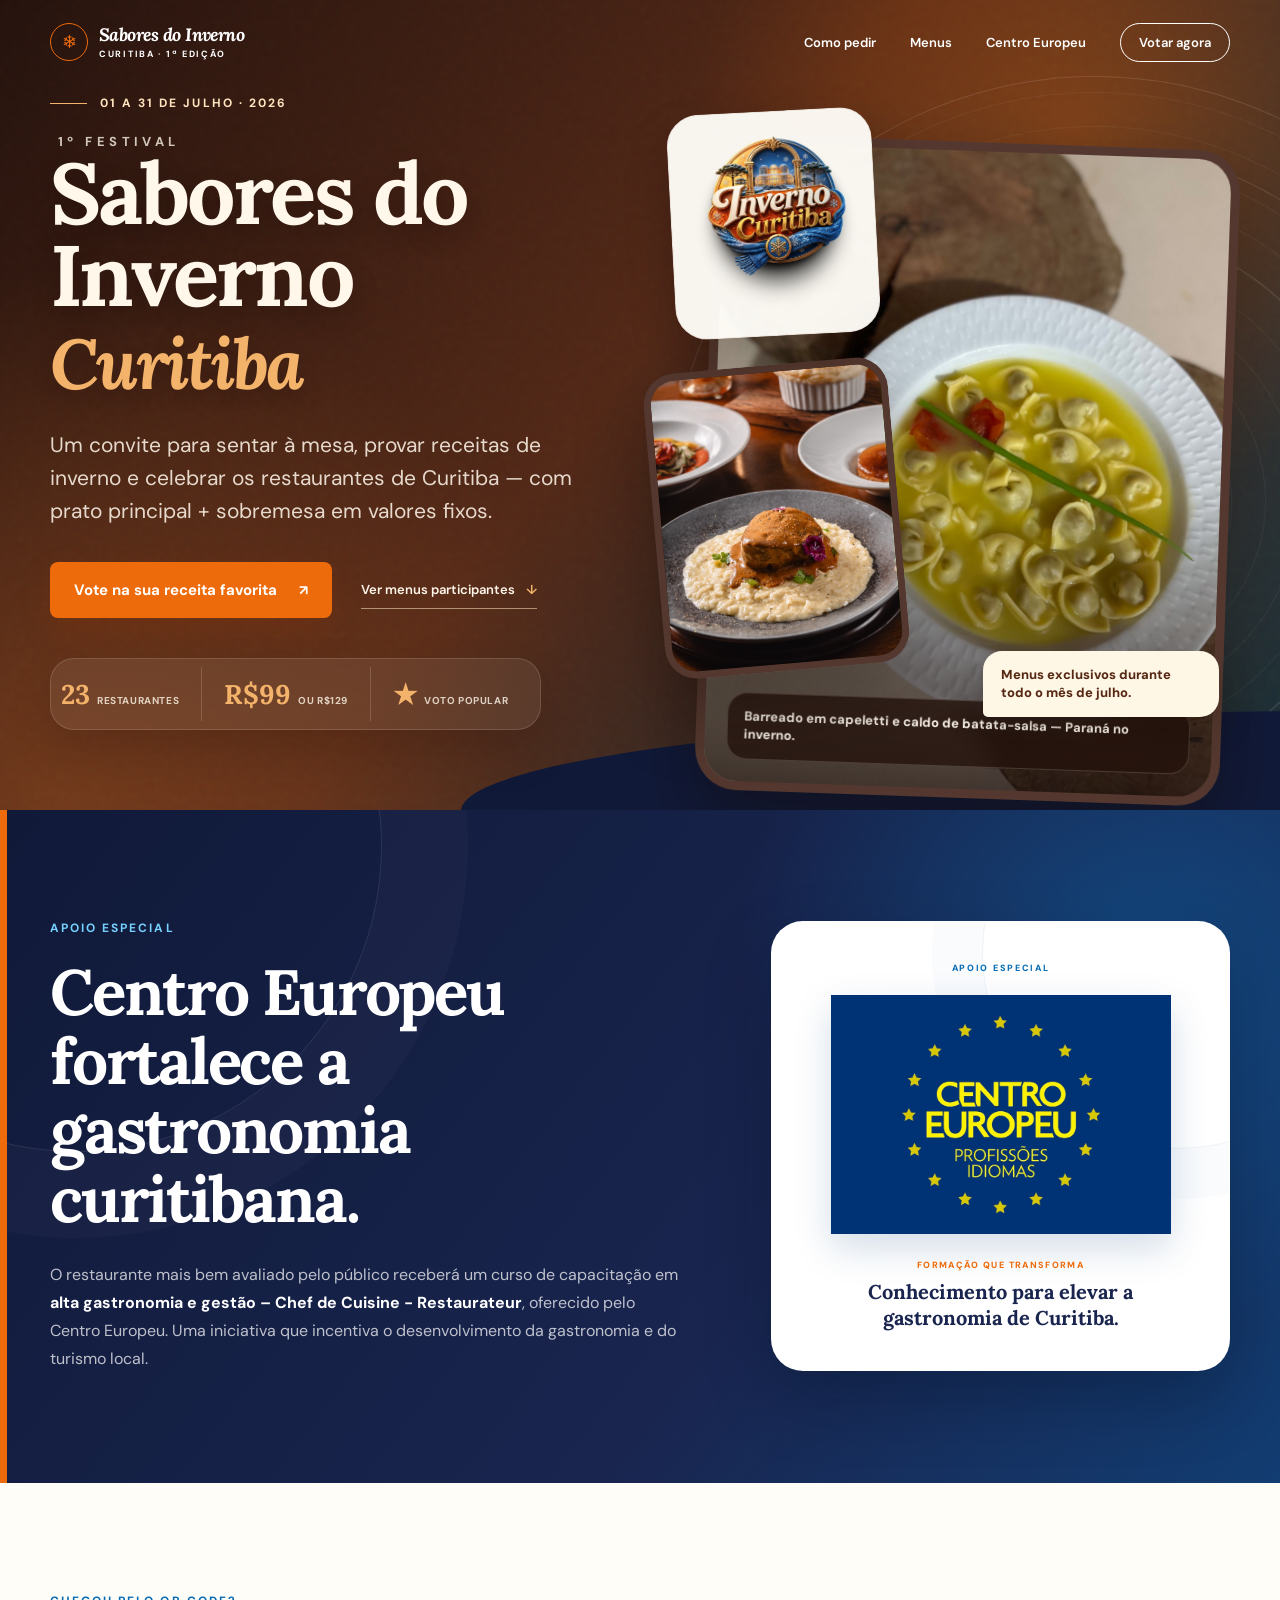
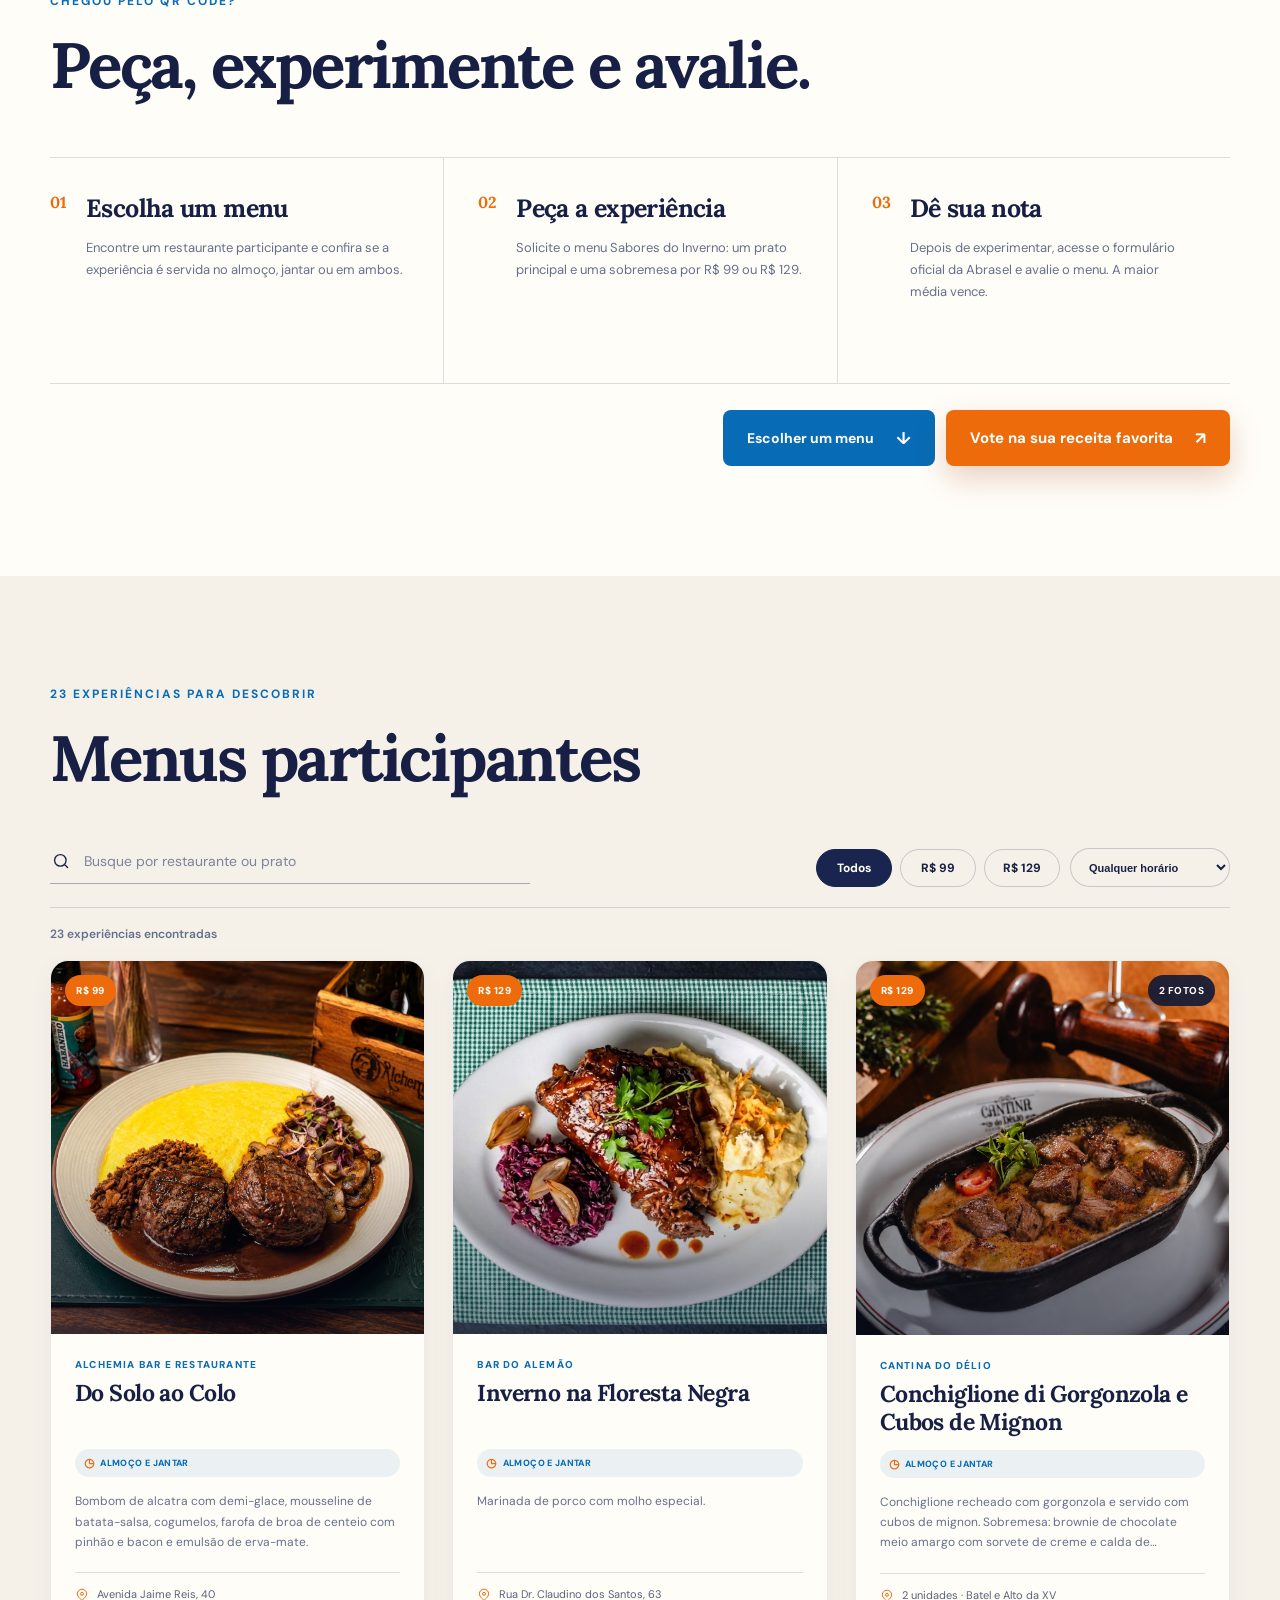
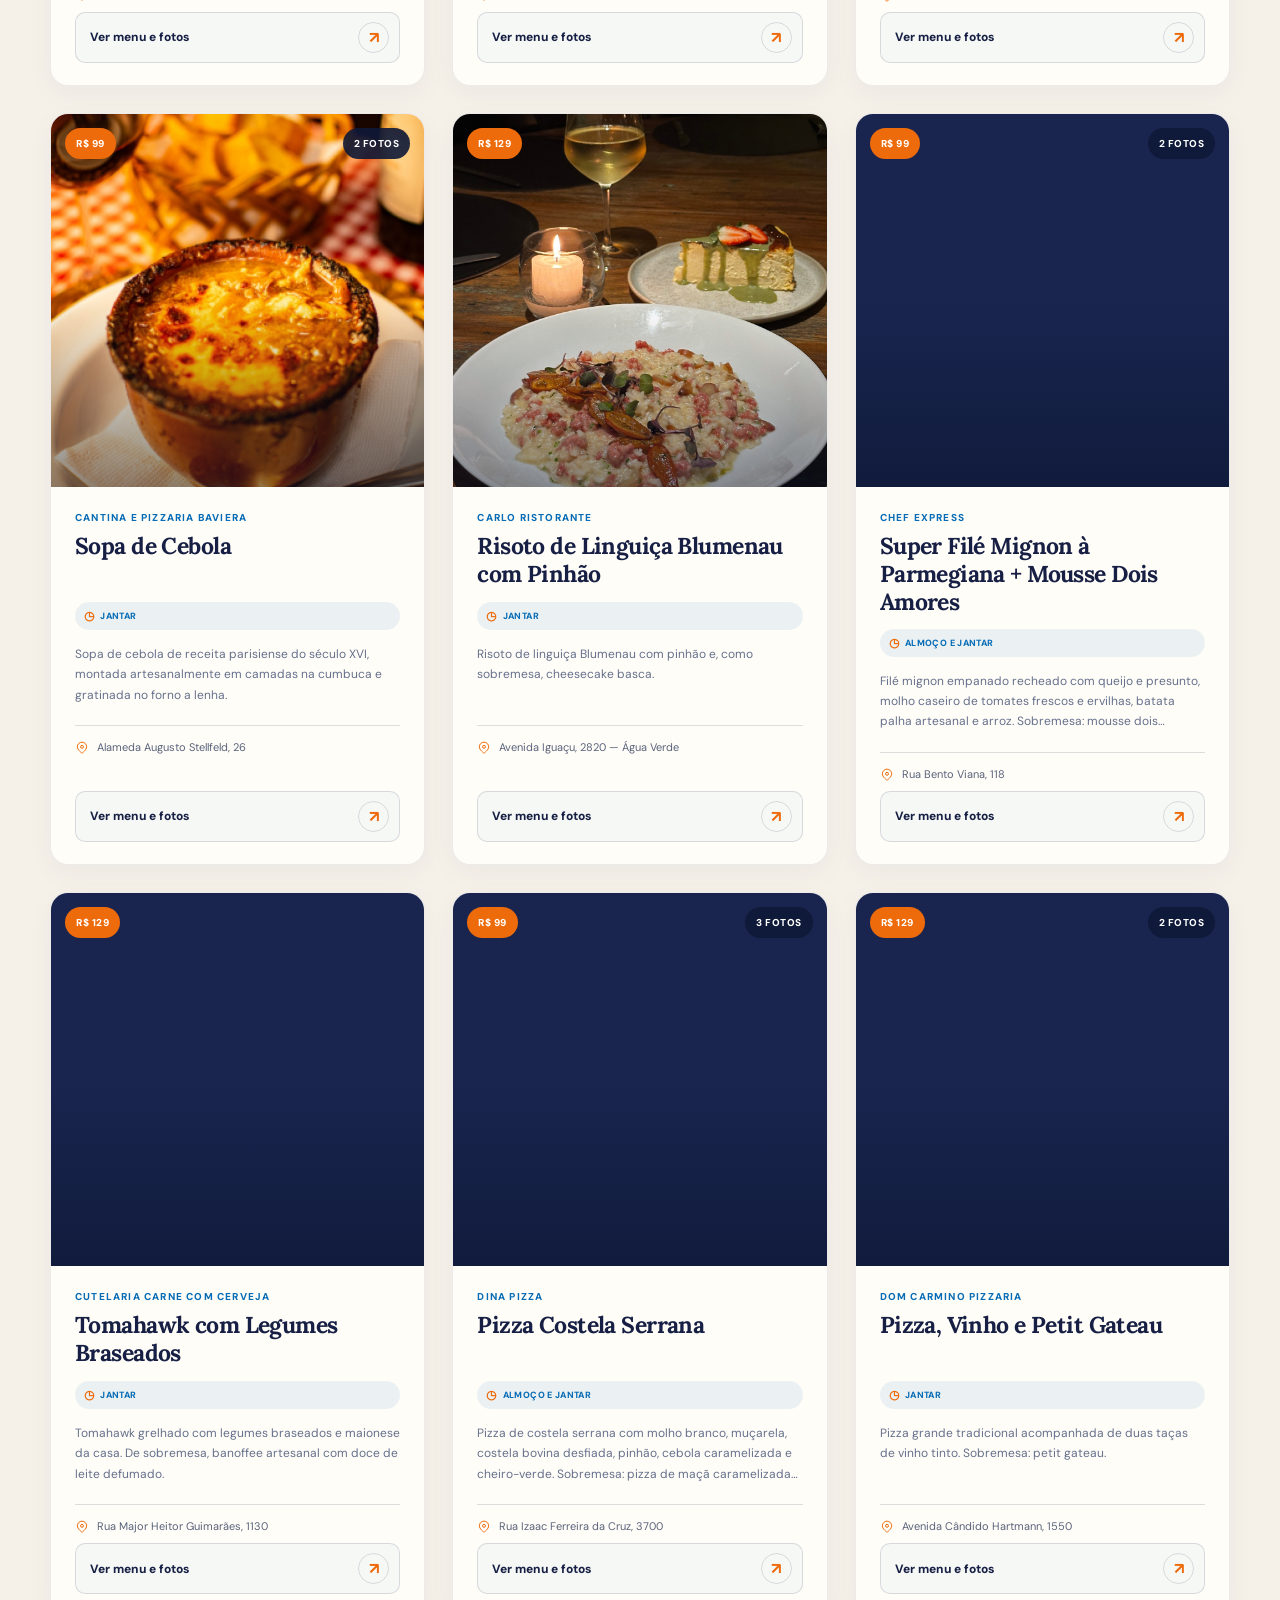
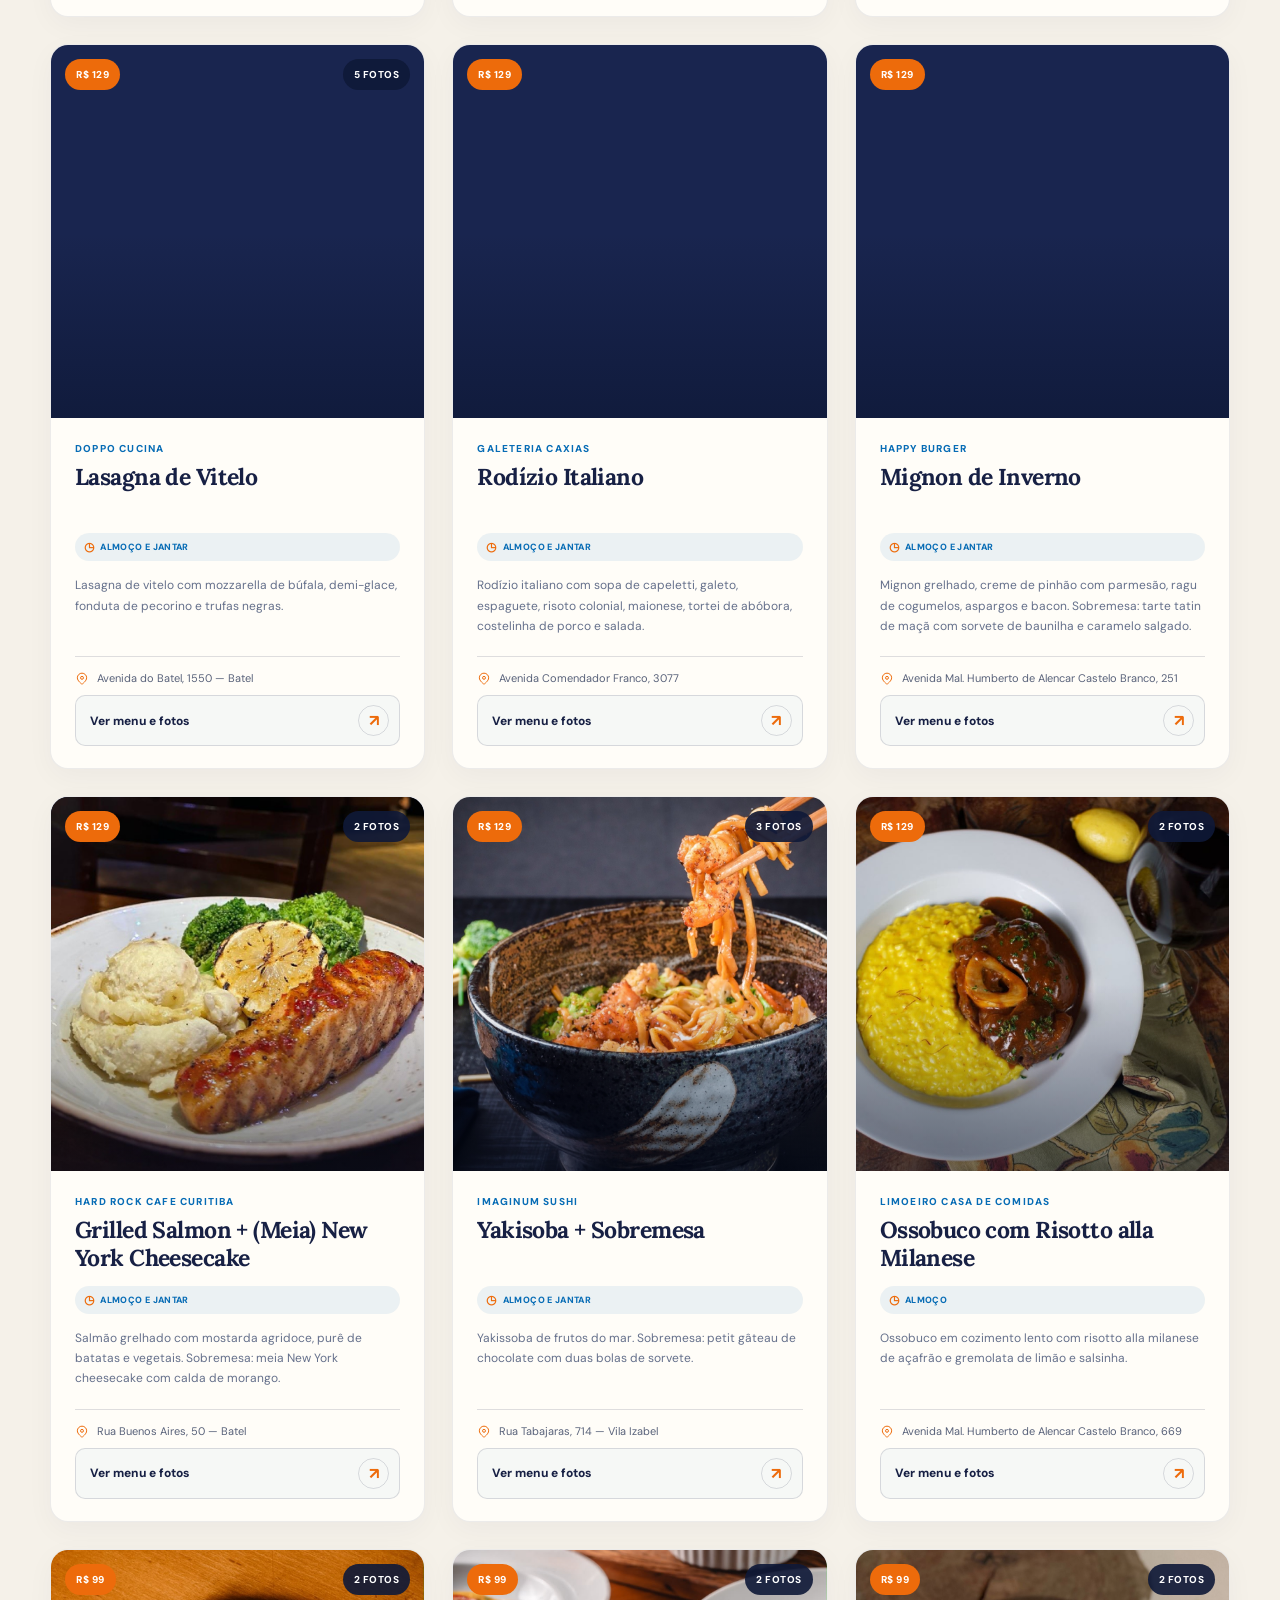
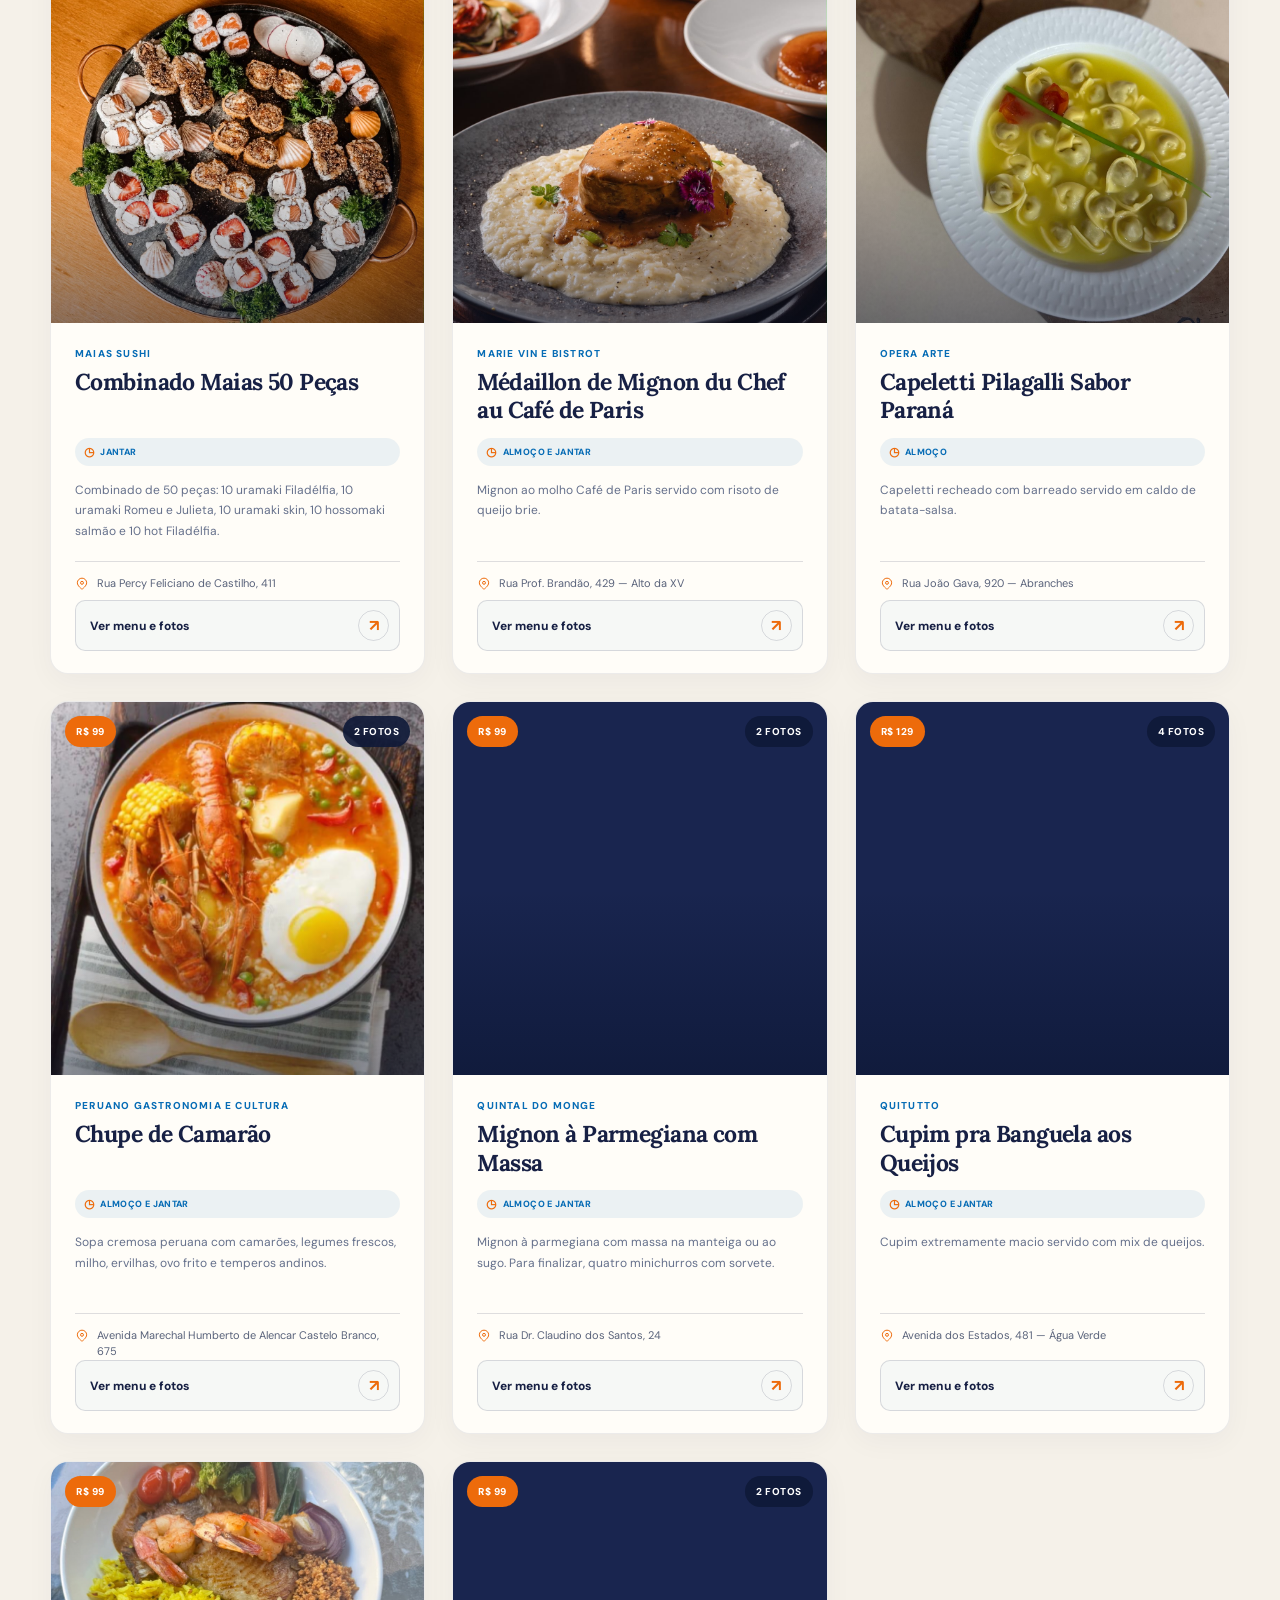
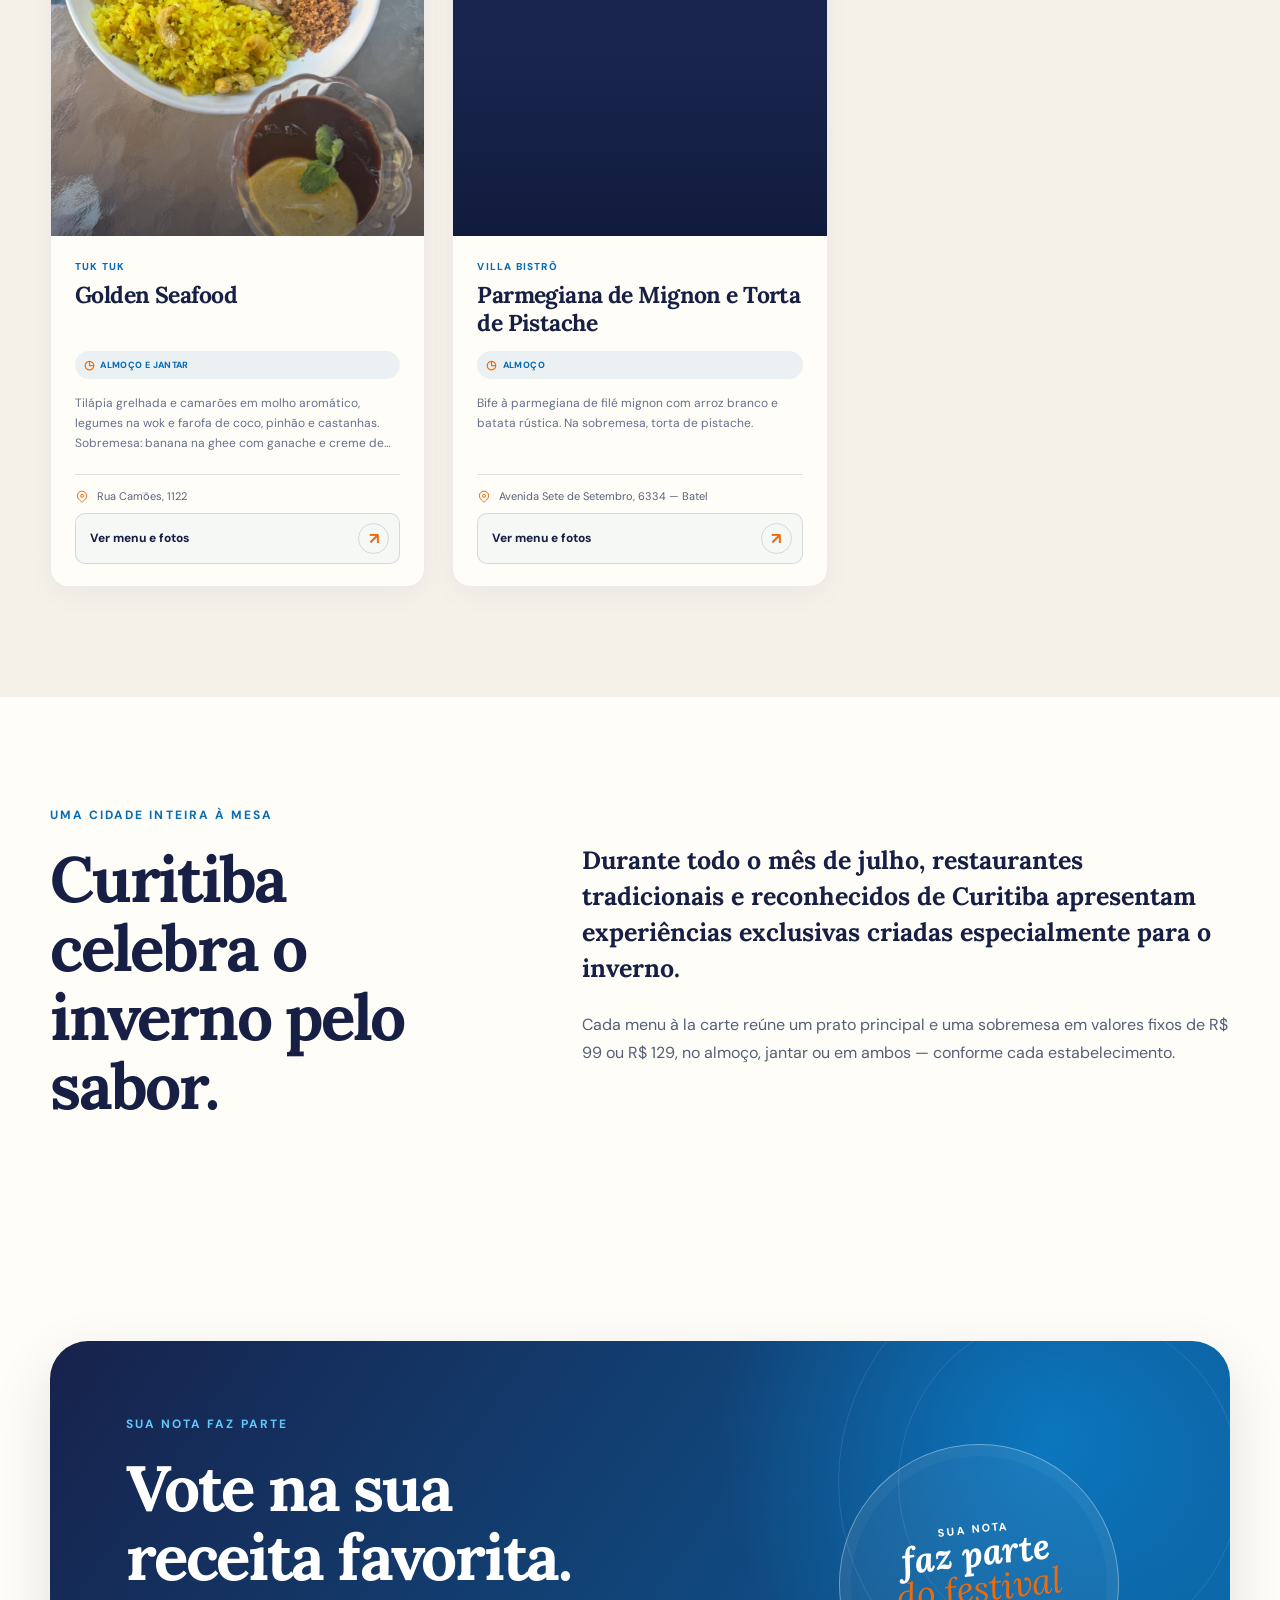
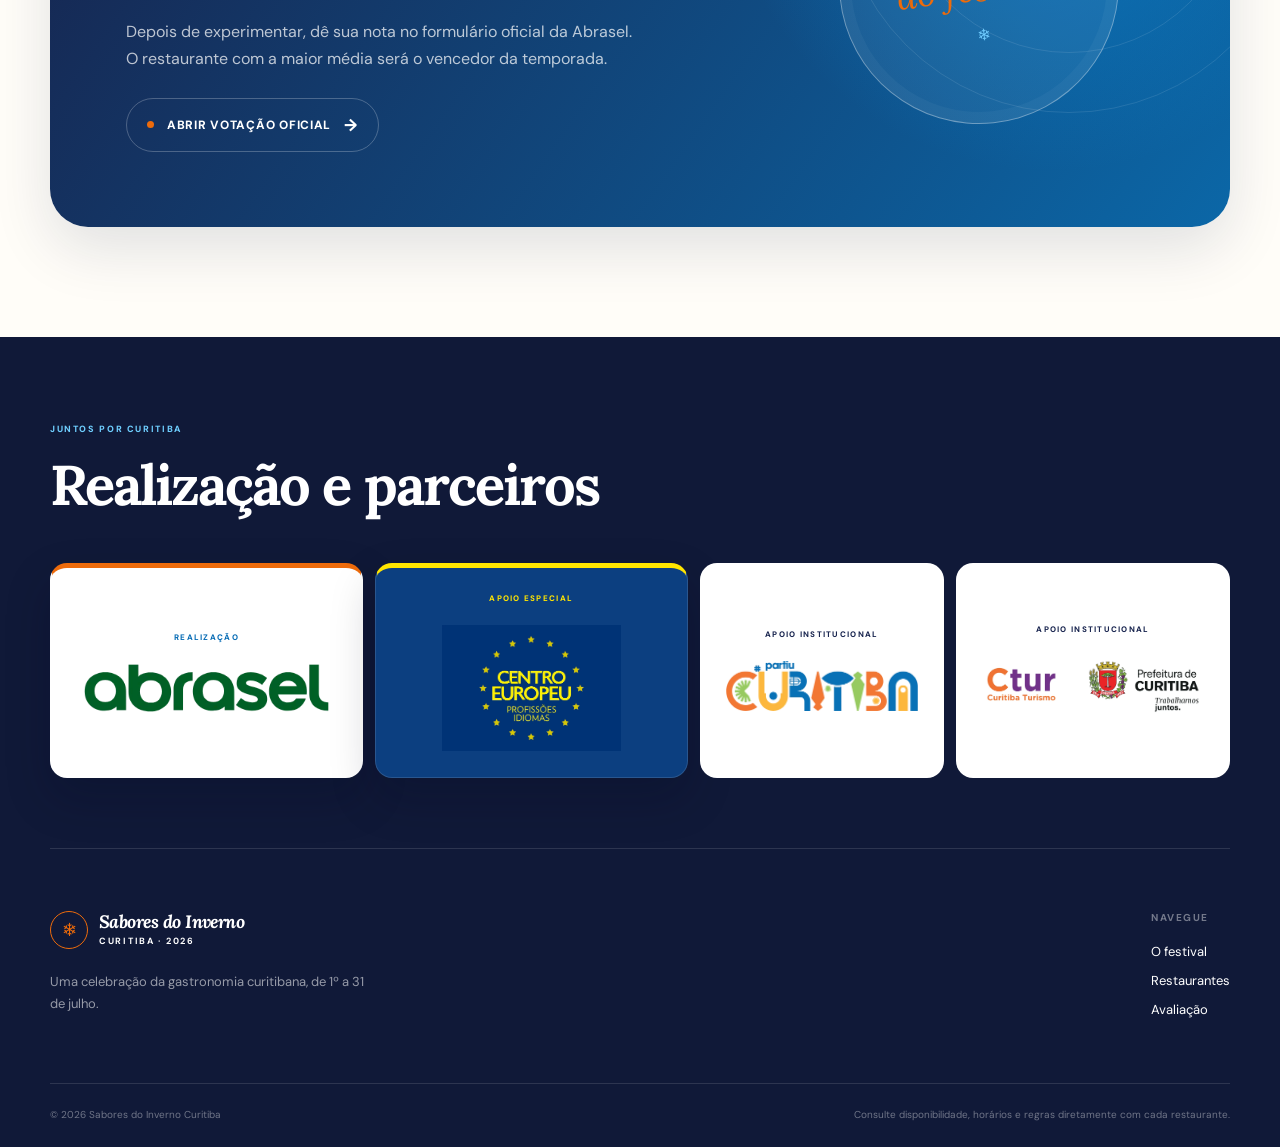
<file: index.html>
<!doctype html>
<html lang="pt-BR">
  <head>
    <meta charset="UTF-8" />
    <meta name="viewport" content="width=device-width, initial-scale=1.0" />
    <meta
      name="description"
      content="1º Festival Sabores do Inverno Curitiba — menus exclusivos em restaurantes de Curitiba, de 1º a 31 de julho de 2026."
    />
    <meta name="theme-color" content="#076cb5" />
    <meta property="og:title" content="1º Festival Sabores do Inverno Curitiba" />
    <meta
      property="og:description"
      content="Viva experiências únicas com os melhores sabores da estação. De 1º a 31 de julho."
    />
    <meta property="og:image" content="assets/brand/inverno-curitiba-logo.webp" />
    <title>Sabores do Inverno Curitiba 2026</title>
    <link rel="icon" href="assets/brand/favicon.svg" type="image/svg+xml" />
    <link rel="preconnect" href="https://fonts.googleapis.com" />
    <link rel="preconnect" href="https://fonts.gstatic.com" crossorigin />
    <link
      href="https://fonts.googleapis.com/css2?family=DM+Sans:wght@400;500;600;700&family=Lora:ital,wght@0,600;0,700;1,600;1,700&display=swap"
      rel="stylesheet"
    />
    <link rel="stylesheet" href="styles.css?v=20260627-mobile-final" />
    <script async src="https://www.googletagmanager.com/gtag/js?id=G-2K70ZFH6ZS"></script>
    <script>
      window.dataLayer = window.dataLayer || [];
      function gtag(){dataLayer.push(arguments);}
      gtag("js", new Date());
      gtag("config", "G-2K70ZFH6ZS");
    </script>
    <script src="analytics-config.js?v=20260627-live-data" defer></script>
    <script src="app.js?v=20260701-pdv-utm" defer></script>
    <script src="votacao-oficial.js?v=20260627-vote-gate" defer></script>
  </head>
  <body>
    <a class="skip-link" href="#conteudo">Ir para o conteúdo</a>

    <header class="site-header" data-header>
      <div class="shell header-inner">
        <a class="brand" href="#inicio" aria-label="Sabores do Inverno Curitiba — início">
          <span class="brand-mark" aria-hidden="true">❄</span>
          <span class="brand-copy">
            <strong>Sabores do Inverno</strong>
            <small>Curitiba · 1ª edição</small>
          </span>
        </a>

        <button class="menu-toggle" type="button" aria-expanded="false" aria-controls="menu-principal">
          <span></span><span></span><span></span>
          <span class="sr-only">Abrir menu</span>
        </button>

        <nav id="menu-principal" class="main-nav" aria-label="Navegação principal">
          <a href="#como-pedir">Como pedir</a>
          <a href="#restaurantes">Menus</a>
          <a href="#premio">Centro Europeu</a>
          <a class="nav-pill" href="#votacao" data-voting-link data-active-label="Votar agora" aria-disabled="true"><span class="vote-link-label">Votação em breve</span></a>
        </nav>
      </div>
    </header>

    <main id="conteudo">
      <section id="inicio" class="hero">
        <div class="hero-pattern" aria-hidden="true"></div>
        <div class="shell hero-grid">
          <div class="hero-copy">
            <p class="kicker"><span></span> 01 a 31 de julho · 2026</p>
            <p class="edition">1º Festival</p>
            <h1>
              <span>Sabores do Inverno</span>
              <em>Curitiba</em>
            </h1>
            <p class="hero-lead">Um convite para sentar à mesa, provar receitas de inverno e celebrar os restaurantes de Curitiba — com prato principal + sobremesa em valores fixos.</p>
            <div class="hero-actions">
              <a class="button button-orange" href="#votacao" data-voting-link data-active-label="Vote na sua receita favorita" aria-disabled="true">
                <span class="vote-link-label">Votação em breve</span><span aria-hidden="true">↗</span>
              </a>
              <a class="text-link" href="#restaurantes">Ver menus participantes <span aria-hidden="true">↓</span></a>
            </div>
            <dl class="hero-facts" aria-label="Informações rápidas">
              <div><dt>23</dt><dd>restaurantes</dd></div>
              <div><dt>R$99</dt><dd>ou R$129</dd></div>
              <div><dt aria-hidden="true">★</dt><dd>voto popular</dd></div>
            </dl>
          </div>

          <div class="hero-art hero-table" aria-label="Mesa de inverno com pratos do festival">
            <figure class="hero-photo hero-photo-main">
              <img data-hero-main-image src="assets/restaurants/optimized/dina-pizza-2.jpg" alt="Pizza com pinhão sobre mesa de madeira" />
              <figcaption data-hero-caption>Pinhão, receitas autorais e sabores da estação.</figcaption>
            </figure>
            <figure class="hero-photo hero-photo-secondary">
              <img src="assets/restaurants/optimized/marie-vin-bistrot-1.jpg" alt="Prato de inverno servido em restaurante" />
            </figure>
            <div class="hero-campaign-seal">
              <img src="assets/brand/inverno-curitiba-logo.webp" alt="Inverno Curitiba" />
            </div>
            <p class="hero-table-note">Menus exclusivos durante todo o mês de julho.</p>
          </div>
        </div>
        <div class="hero-curve" aria-hidden="true"></div>
      </section>

      <section id="premio" class="prize section" aria-labelledby="prize-title">
        <div class="shell prize-grid">
          <div class="prize-copy">
            <p class="eyebrow">Apoio especial</p>
            <h2 id="prize-title">Centro Europeu fortalece a gastronomia curitibana.</h2>
            <p>
              O restaurante mais bem avaliado pelo público receberá um curso de capacitação em
              <strong>alta gastronomia e gestão – Chef de Cuisine - Restaurateur</strong>, oferecido pelo
              Centro Europeu. Uma iniciativa que incentiva o desenvolvimento da gastronomia e do turismo local.
            </p>
          </div>
          <div class="institutional-box">
            <p class="institutional-kicker">Apoio especial</p>
            <a class="institutional-logo-link" href="https://centroeuropeu.com.br" target="_blank" rel="noopener" aria-label="Abrir site do Centro Europeu">
              <img class="institutional-logo" src="assets/brand/logo-centro-europeu.webp" alt="Centro Europeu" />
            </a>
            <div class="institutional-message">
              <span>Formação que transforma</span>
              <strong>Conhecimento para elevar a gastronomia de Curitiba.</strong>
            </div>
          </div>
        </div>
      </section>

      <section id="como-pedir" class="quick-guide section">
        <div class="shell">
          <div class="quick-guide-head">
            <div class="section-heading">
              <p class="eyebrow">Chegou pelo QR Code?</p>
              <h2>Peça, experimente e avalie.</h2>
            </div>
          </div>
          <ol class="quick-steps">
            <li><span>01</span><div><h3>Escolha um menu</h3><p>Encontre um restaurante participante e confira se a experiência é servida no almoço, jantar ou em ambos.</p></div></li>
            <li><span>02</span><div><h3>Peça a experiência</h3><p>Solicite o menu Sabores do Inverno: um prato principal e uma sobremesa por R$ 99 ou R$ 129.</p></div></li>
            <li><span>03</span><div><h3>Dê sua nota</h3><p>Depois de experimentar, acesse o formulário oficial da Abrasel e avalie o menu. A maior média vence.</p></div></li>
          </ol>
          <div class="quick-guide-actions">
            <a class="button button-blue" href="#restaurantes">Escolher um menu <span aria-hidden="true">↓</span></a>
            <a class="button button-orange" href="#votacao" data-voting-link data-active-label="Vote na sua receita favorita" aria-disabled="true">
              <span class="vote-link-label">Votação em breve</span><span aria-hidden="true">↗</span>
            </a>
          </div>
        </div>
      </section>

      <section id="restaurantes" class="restaurants section">
        <div class="shell">
          <div class="restaurants-head">
            <div class="section-heading">
              <p class="eyebrow">23 experiências para descobrir</p>
              <h2>Menus participantes</h2>
            </div>
          </div>

          <div class="filters" aria-label="Filtros de restaurantes">
            <label class="search-box">
              <span class="sr-only">Buscar por restaurante ou prato</span>
              <svg aria-hidden="true" viewBox="0 0 24 24"><path d="m21 21-4.35-4.35m2.35-5.4A7.75 7.75 0 1 1 3.5 11.25a7.75 7.75 0 0 1 15.5 0Z"/></svg>
              <input id="search" type="search" placeholder="Busque por restaurante ou prato" autocomplete="off" />
            </label>
            <div class="filter-controls">
              <div class="filter-chips" role="group" aria-label="Filtrar por preço">
                <button class="chip is-active" type="button" data-price="all" aria-pressed="true">Todos</button>
                <button class="chip" type="button" data-price="99" aria-pressed="false">R$ 99</button>
                <button class="chip" type="button" data-price="129" aria-pressed="false">R$ 129</button>
              </div>
              <label class="service-filter">
                <span class="sr-only">Filtrar por horário</span>
                <select id="service-filter" aria-label="Filtrar por horário">
                  <option value="all">Qualquer horário</option>
                  <option value="lunch">Almoço</option>
                  <option value="dinner">Jantar</option>
                </select>
              </label>
            </div>
          </div>

          <div class="results-bar">
            <p id="results-count" aria-live="polite"></p>
            <button id="clear-filters" class="clear-filter" type="button" hidden>Limpar filtros</button>
          </div>

          <div id="restaurant-grid" class="restaurant-grid"></div>

          <div id="empty-state" class="empty-state" hidden>
            <span aria-hidden="true">❄</span>
            <h3>Nenhum menu encontrado</h3>
            <p>Tente outro nome ou veja todas as experiências.</p>
            <button class="button button-blue" type="button" data-reset>Ver todos os menus</button>
          </div>
        </div>
      </section>

      <section id="festival" class="intro section">
        <div class="shell intro-grid">
          <div class="section-heading">
            <p class="eyebrow">Uma cidade inteira à mesa</p>
            <h2>Curitiba celebra o inverno pelo sabor.</h2>
          </div>
          <div class="intro-copy">
            <p class="intro-lead">
              Durante todo o mês de julho, restaurantes tradicionais e reconhecidos de Curitiba apresentam
              experiências exclusivas criadas especialmente para o inverno.
            </p>
            <p>
              Cada menu à la carte reúne um prato principal e uma sobremesa em valores fixos de R$ 99 ou R$ 129,
              no almoço, jantar ou em ambos — conforme cada estabelecimento.
            </p>
          </div>
        </div>
      </section>

      <section id="votacao" class="vote section">
        <div class="shell vote-card">
          <div class="vote-copy">
            <p class="eyebrow">Sua nota faz parte</p>
            <h2>Vote na sua receita favorita.</h2>
            <p>
              Depois de experimentar, dê sua nota no formulário oficial da Abrasel. O restaurante com a maior
              média será o vencedor da temporada.
            </p>
            <a class="vote-status" href="#votacao" data-voting-link data-active-label="Abrir votação oficial" aria-disabled="true">
              <span class="vote-link-label">Votação em breve</span>
              <span aria-hidden="true">→</span>
            </a>
          </div>
          <div class="vote-seal" aria-hidden="true">
            <span>Sua nota</span>
            <strong>faz parte</strong>
            <em>do festival</em>
            <i>❄</i>
          </div>
        </div>
      </section>

    </main>

    <a class="mobile-vote-bar" href="#votacao" data-voting-link data-active-label="Vote na sua receita favorita" aria-disabled="true">
      <span><small>Votação oficial</small><strong class="vote-link-label">Votação em breve</strong></span>
      <i aria-hidden="true">↗</i>
    </a>

    <footer class="site-footer">
      <div class="shell footer-partners" aria-labelledby="footer-partners-title">
        <div class="footer-partners-head">
          <div>
            <p class="footer-eyebrow">Juntos por Curitiba</p>
            <h2 id="footer-partners-title">Realização e parceiros</h2>
          </div>
        </div>
        <div class="footer-partner-grid">
          <a class="footer-partner-card footer-partner-primary footer-partner-abrasel" href="https://www.instagram.com/abraselpr/" target="_blank" rel="noopener" aria-label="Abrir Instagram da Abrasel">
            <span>Realização</span>
            <img src="assets/brand/logo-abrasel.webp" alt="Abrasel" />
          </a>
          <a class="footer-partner-card footer-partner-primary footer-partner-centro" href="https://www.instagram.com/centroeuropeubr/" target="_blank" rel="noopener" aria-label="Abrir Instagram do Centro Europeu">
            <span>Apoio especial</span>
            <img src="assets/brand/logo-centro-europeu.webp" alt="Centro Europeu" />
          </a>
          <a class="footer-partner-card footer-partner-secondary" href="https://www.instagram.com/partiucuritiba.pr/" target="_blank" rel="noopener" aria-label="Abrir Instagram do Partiu Curitiba">
            <span>Apoio institucional</span>
            <img src="assets/brand/logo-partiu-curitiba.webp" alt="Partiu Curitiba" />
          </a>
          <a class="footer-partner-card footer-partner-secondary" href="https://www.instagram.com/ctur.curitibaturismo/" target="_blank" rel="noopener" aria-label="Abrir Instagram do Curitiba Turismo">
            <span>Apoio institucional</span>
            <img src="assets/brand/logo-ctur-prefeitura.webp" alt="Curitiba Turismo e Prefeitura de Curitiba" />
          </a>
        </div>
      </div>
      <div class="shell footer-main">
        <div>
          <a class="brand brand-footer" href="#inicio">
            <span class="brand-mark" aria-hidden="true">❄</span>
            <span class="brand-copy"><strong>Sabores do Inverno</strong><small>Curitiba · 2026</small></span>
          </a>
          <p>Uma celebração da gastronomia curitibana, de 1º a 31 de julho.</p>
        </div>
        <div class="footer-links">
          <h2>Navegue</h2>
          <a href="#festival">O festival</a>
          <a href="#restaurantes">Restaurantes</a>
          <a href="#votacao">Avaliação</a>
        </div>
      </div>
      <div class="shell footer-bottom">
        <p>© 2026 Sabores do Inverno Curitiba</p>
        <p>Consulte disponibilidade, horários e regras diretamente com cada restaurante.</p>
      </div>
    </footer>

    <dialog id="restaurant-dialog" class="restaurant-dialog" aria-labelledby="dialog-title">
      <div class="dialog-shell">
        <button class="dialog-close" type="button" aria-label="Fechar detalhes">×</button>
        <div id="dialog-content"></div>
      </div>
    </dialog>
  </body>
</html>
</file>
<file: styles.css>
:root {
  --blue: #076cb5;
  --blue-bright: #0785d4;
  --navy: #19254f;
  --navy-deep: #101938;
  --orange: #ed6b0b;
  --cream: #f5f1e9;
  --paper: #fffdf8;
  --ink: #172044;
  --muted: #65708b;
  --line: rgba(23, 32, 68, 0.14);
  --shadow: 0 22px 60px rgba(10, 26, 62, 0.12);
  --serif: "Lora", Georgia, "Times New Roman", serif;
  --sans: "DM Sans", Arial, Helvetica, sans-serif;
  --shell: min(1180px, calc(100% - 40px));
  --hero-mobile-bg: url("assets/restaurants/optimized/dina-pizza-2.jpg");
}

* {
  box-sizing: border-box;
}

html {
  scroll-behavior: smooth;
  scroll-padding-top: 92px;
}

body {
  margin: 0;
  overflow-x: hidden;
  background: var(--paper);
  color: var(--ink);
  font-family: var(--sans);
  -webkit-font-smoothing: antialiased;
  -webkit-text-size-adjust: 100%;
}

body.dialog-open {
  overflow: hidden;
}

img {
  display: block;
  max-width: 100%;
}

a {
  color: inherit;
  text-decoration: none;
}

button,
input {
  font: inherit;
}

button,
a {
  -webkit-tap-highlight-color: transparent;
  touch-action: manipulation;
}

button {
  color: inherit;
}

::selection {
  background: var(--orange);
  color: #fff;
}

.shell {
  width: var(--shell);
  margin-inline: auto;
}

.section {
  padding: 110px 0;
}

.sr-only {
  position: absolute;
  width: 1px;
  height: 1px;
  padding: 0;
  margin: -1px;
  overflow: hidden;
  clip: rect(0, 0, 0, 0);
  white-space: nowrap;
  border: 0;
}

.skip-link {
  position: fixed;
  z-index: 9999;
  top: 12px;
  left: 12px;
  padding: 11px 16px;
  border-radius: 8px;
  transform: translateY(-150%);
  background: #fff;
  color: var(--navy);
  font-weight: 700;
  transition: transform 180ms ease;
}

.skip-link:focus {
  transform: none;
}

.site-header {
  position: fixed;
  z-index: 50;
  inset: 0 0 auto;
  color: #fff;
  transition: background 220ms ease, box-shadow 220ms ease, color 220ms ease;
}

.site-header.is-scrolled,
.site-header.menu-open {
  background: rgba(255, 253, 248, 0.96);
  box-shadow: 0 10px 40px rgba(10, 28, 63, 0.09);
  color: var(--navy);
  backdrop-filter: blur(14px);
}

.header-inner {
  display: flex;
  min-height: 84px;
  align-items: center;
  justify-content: space-between;
  gap: 36px;
}

.brand {
  display: inline-flex;
  align-items: center;
  gap: 11px;
  line-height: 1;
}

.brand-mark {
  display: grid;
  width: 38px;
  aspect-ratio: 1;
  place-items: center;
  border: 1px solid currentColor;
  border-radius: 50%;
  color: var(--orange);
  font-size: 18px;
}

.brand-copy {
  display: flex;
  flex-direction: column;
  gap: 6px;
}

.brand-copy strong {
  font-family: var(--serif);
  font-size: 18px;
  font-style: italic;
  letter-spacing: -0.03em;
}

.brand-copy small {
  font-size: 9px;
  font-weight: 700;
  letter-spacing: 0.19em;
  text-transform: uppercase;
}

.main-nav {
  display: flex;
  align-items: center;
  gap: 34px;
  font-size: 13px;
  font-weight: 600;
}

.main-nav a {
  position: relative;
  padding: 9px 0;
}

.main-nav a:not(.nav-pill)::after {
  position: absolute;
  right: 0;
  bottom: 2px;
  left: 0;
  height: 1px;
  content: "";
  transform: scaleX(0);
  transform-origin: right;
  background: currentColor;
  transition: transform 180ms ease;
}

.main-nav a:hover::after,
.main-nav a:focus-visible::after {
  transform: scaleX(1);
  transform-origin: left;
}

.nav-pill {
  padding: 10px 18px !important;
  border: 1px solid currentColor;
  border-radius: 999px;
}

.site-header.is-scrolled .nav-pill,
.site-header.menu-open .nav-pill {
  border-color: var(--blue);
  color: var(--blue);
}

.menu-toggle {
  display: none;
  width: 44px;
  height: 44px;
  border: 0;
  background: transparent;
}

.menu-toggle > span:not(.sr-only) {
  display: block;
  width: 22px;
  height: 2px;
  margin: 5px auto;
  border-radius: 2px;
  background: currentColor;
}

.hero {
  position: relative;
  min-height: 800px;
  overflow: hidden;
  background:
    radial-gradient(circle at 84% 16%, rgba(237, 107, 11, 0.34), transparent 30%),
    radial-gradient(circle at 5% 100%, rgba(149, 76, 33, 0.55), transparent 37%),
    linear-gradient(128deg, #24120d 0%, #522817 48%, #152c35 100%);
  color: #fff7ea;
}

.hero::before {
  position: absolute;
  inset: 0;
  content: "";
  opacity: 0.24;
  background-image: url("data:image/svg+xml,%3Csvg viewBox='0 0 120 120' xmlns='http://www.w3.org/2000/svg'%3E%3Cfilter id='n'%3E%3CfeTurbulence type='fractalNoise' baseFrequency='.9' numOctaves='4' stitchTiles='stitch'/%3E%3C/filter%3E%3Crect width='100%25' height='100%25' filter='url(%23n)' opacity='.45'/%3E%3C/svg%3E");
  mix-blend-mode: soft-light;
  pointer-events: none;
}

.hero-pattern {
  position: absolute;
  top: 76px;
  right: -240px;
  width: min(76vw, 850px);
  height: min(76vw, 850px);
  border: 1px solid rgba(255, 247, 234, 0.12);
  border-radius: 50%;
  background:
    repeating-radial-gradient(circle, rgba(255, 247, 234, 0.055) 0 1px, transparent 1px 34px),
    radial-gradient(circle, rgba(255, 247, 234, 0.06), transparent 62%);
  transform: rotate(-8deg);
}

.hero-pattern::before,
.hero-pattern::after {
  position: absolute;
  inset: 70px;
  border: inherit;
  border-radius: inherit;
  content: "";
}

.hero-pattern::after {
  inset: 150px;
}

.hero-grid {
  position: relative;
  z-index: 2;
  display: grid;
  min-height: 775px;
  grid-template-columns: minmax(0, 0.92fr) minmax(430px, 1fr);
  align-items: center;
  gap: 74px;
  padding-top: 95px;
  padding-bottom: 80px;
}

.hero-copy {
  max-width: 640px;
}

.kicker,
.eyebrow {
  margin: 0 0 22px;
  color: var(--blue);
  font-size: 12px;
  font-weight: 700;
  letter-spacing: 0.17em;
  text-transform: uppercase;
}

.kicker {
  display: flex;
  align-items: center;
  color: #ffe4bd;
}

.kicker span {
  width: 37px;
  height: 1px;
  margin-right: 13px;
  background: #f4b36b;
}

.edition {
  margin: 0 0 2px 8px;
  color: rgba(255, 247, 234, 0.78);
  font-size: 13px;
  font-weight: 700;
  letter-spacing: 0.34em;
  text-transform: uppercase;
}

.hero h1 {
  margin: 0;
  font-family: var(--serif);
  font-size: clamp(58px, 6.7vw, 92px);
  font-style: normal;
  font-weight: 700;
  letter-spacing: -0.032em;
  line-height: 0.96;
}

.hero h1 span,
.hero h1 em {
  display: block;
}

.hero h1 span {
  text-shadow: 0 10px 24px rgba(18, 7, 3, 0.28);
}

.hero h1 em {
  display: inline-block;
  margin-top: 10px;
  margin-left: 0;
  color: #f4b36b;
  font-size: 0.82em;
  font-weight: 700;
  text-shadow: 0 8px 20px rgba(18, 7, 3, 0.22);
}

.hero-lead {
  max-width: 575px;
  margin: 30px 0 0;
  color: rgba(255, 247, 234, 0.86);
  font-size: clamp(17px, 1.65vw, 21px);
  line-height: 1.58;
}

.hero-actions {
  display: flex;
  align-items: center;
  gap: 29px;
  margin-top: 33px;
}

.button {
  display: inline-flex;
  min-height: 56px;
  align-items: center;
  justify-content: center;
  gap: 22px;
  padding: 15px 24px;
  border: 0;
  border-radius: 8px;
  cursor: pointer;
  font-size: 14px;
  font-weight: 700;
  transition: transform 180ms ease, box-shadow 180ms ease, background 180ms ease;
}

.button:hover,
.button:focus-visible {
  transform: translateY(-2px);
}

.button-light {
  background: #fff;
  box-shadow: 0 11px 28px rgba(4, 31, 72, 0.18);
  color: var(--navy);
}

.button-light span {
  color: var(--orange);
  font-size: 21px;
}

.button-blue {
  background: var(--blue);
  color: #fff;
}

.button-orange {
  background: var(--orange);
  box-shadow: 0 12px 30px rgba(151, 52, 2, 0.22);
  color: #fff;
}

.button-orange .vote-link-label {
  font-size: 15px;
}

.button-orange:hover,
.button-orange:focus-visible {
  background: #d95e05;
}

.button.is-awaiting-link {
  cursor: default;
  transform: none;
  background: #2a3768;
  box-shadow: none;
  opacity: 0.9;
}

.hero .button.is-awaiting-link {
  border: 1px solid rgba(255, 247, 234, 0.16);
  background: rgba(255, 247, 234, 0.13);
  box-shadow: 0 18px 34px rgba(18, 7, 3, 0.18);
  color: #fff8ec;
  opacity: 1;
}

.text-link {
  padding: 10px 0;
  border-bottom: 1px solid rgba(255, 228, 189, 0.55);
  font-size: 13px;
  font-weight: 600;
}

.text-link span {
  margin-left: 8px;
  color: #f4b36b;
}

.hero-facts {
  display: flex;
  width: fit-content;
  gap: 0;
  margin: 40px 0 0;
  padding: 8px 10px;
  border: 1px solid rgba(255, 247, 234, 0.14);
  border-radius: 24px;
  background: rgba(255, 247, 234, 0.075);
  box-shadow: 0 22px 45px rgba(16, 7, 3, 0.16);
  backdrop-filter: blur(12px);
}

.hero-facts div {
  display: grid;
  padding: 10px 22px;
  border-left: 1px solid rgba(255, 247, 234, 0.17);
  grid-template-columns: auto auto;
  align-items: baseline;
  gap: 7px;
}

.hero-facts div:first-child {
  padding-left: 0;
  border-left: 0;
}

.hero-facts dt {
  font-family: var(--serif);
  color: #f4b36b;
  font-size: 27px;
  font-style: normal;
  font-weight: 700;
}

.hero-facts dd {
  margin: 0;
  color: rgba(255, 247, 234, 0.8);
  font-size: 10px;
  font-weight: 700;
  letter-spacing: 0.06em;
  line-height: 1.2;
  text-transform: uppercase;
}

.hero-art {
  position: relative;
  min-height: 610px;
}

.hero-photo {
  position: absolute;
  z-index: 2;
  margin: 0;
  overflow: hidden;
  border: 9px solid rgba(255, 247, 234, 0.13);
  background: #3a1c12;
  box-shadow: 0 34px 70px rgba(18, 7, 3, 0.38);
}

.hero-photo img {
  width: 100%;
  height: 100%;
  object-fit: cover;
  opacity: 1;
  transition: opacity 420ms ease, transform 700ms ease;
}

.hero-photo img.is-changing {
  opacity: 0;
}

.hero-photo-main {
  top: 35px;
  right: 0;
  width: min(92%, 525px);
  aspect-ratio: 4 / 5;
  border-radius: 42px;
  transform: rotate(2deg);
}

.hero-photo-main::after {
  position: absolute;
  inset: 52% 0 0;
  background: linear-gradient(transparent, rgba(20, 7, 3, 0.74));
  content: "";
}

.hero-photo figcaption {
  position: absolute;
  z-index: 2;
  right: 22px;
  bottom: 22px;
  left: 22px;
  padding: 14px 16px;
  border: 1px solid rgba(255, 247, 234, 0.16);
  border-radius: 20px;
  background: rgba(37, 18, 12, 0.78);
  color: #fff8ec;
  font-size: 13px;
  font-weight: 700;
  line-height: 1.45;
  backdrop-filter: blur(10px);
}

.hero-photo-secondary {
  bottom: 46px;
  left: 0;
  width: 245px;
  aspect-ratio: 4 / 5;
  border-width: 7px;
  border-radius: 32px;
  transform: rotate(-5deg);
}

.hero-campaign-seal {
  position: absolute;
  z-index: 4;
  top: 4px;
  left: 3%;
  width: 205px;
  padding: 13px;
  border: 1px solid rgba(88, 39, 19, 0.1);
  border-radius: 32px;
  background: rgba(255, 253, 248, 0.96);
  box-shadow: 0 22px 46px rgba(18, 7, 3, 0.22);
  transform: rotate(-3deg);
}

.hero-campaign-seal img {
  width: 100%;
}

.hero-table-note {
  position: absolute;
  z-index: 5;
  right: 11px;
  bottom: 0;
  max-width: 236px;
  margin: 0;
  padding: 15px 18px;
  border-radius: 19px 19px 19px 5px;
  background: #fff7e6;
  box-shadow: 0 18px 36px rgba(18, 7, 3, 0.18);
  color: #572914;
  font-size: 13px;
  font-weight: 800;
  line-height: 1.38;
}

.hero-curve {
  position: absolute;
  z-index: 1;
  right: -5%;
  bottom: -1px;
  left: 36%;
  height: 100px;
  border-radius: 100% 0 0 0;
  background: var(--navy-deep);
}

.intro {
  position: relative;
  background: var(--paper);
}

.intro-grid {
  display: grid;
  grid-template-columns: minmax(300px, 0.8fr) minmax(420px, 1.2fr);
  gap: 100px;
}

.section-heading h2,
.vote h2 {
  margin: 0;
  font-family: var(--serif);
  font-size: clamp(44px, 5vw, 68px);
  font-style: normal;
  letter-spacing: -0.035em;
  line-height: 1.08;
}

.intro-copy {
  max-width: 660px;
  padding-top: 35px;
}

.intro-copy p {
  margin: 0 0 18px;
  color: #555f78;
  font-size: 16px;
  line-height: 1.75;
}

.intro-copy .intro-lead {
  margin-bottom: 24px;
  color: var(--ink);
  font-family: var(--serif);
  font-size: 25px;
  font-style: normal;
  font-weight: 700;
  line-height: 1.45;
}

.how {
  position: relative;
  overflow: hidden;
  background:
    radial-gradient(circle at 100% 0, rgba(9, 111, 180, 0.26), transparent 35%),
    var(--navy);
  color: #fff;
}

.how::after {
  position: absolute;
  right: -120px;
  bottom: -250px;
  width: 510px;
  height: 510px;
  border: 1px solid rgba(255, 255, 255, 0.08);
  border-radius: 50%;
  content: "";
}

.how-top {
  display: flex;
  align-items: end;
  justify-content: space-between;
  gap: 60px;
}

.section-heading-light .eyebrow {
  color: #65c8ff;
}

.how-top > p {
  max-width: 365px;
  margin: 0 0 7px;
  color: rgba(255, 255, 255, 0.72);
  font-size: 15px;
  line-height: 1.7;
}

.how-top > p strong {
  color: #fff;
}

.steps {
  position: relative;
  z-index: 1;
  display: grid;
  margin: 66px 0 0;
  padding: 0;
  border-top: 1px solid rgba(255, 255, 255, 0.18);
  list-style: none;
  grid-template-columns: repeat(3, 1fr);
}

.steps li {
  display: grid;
  min-height: 240px;
  padding: 38px 38px 0;
  border-left: 1px solid rgba(255, 255, 255, 0.18);
  grid-template-columns: auto 1fr;
  gap: 24px;
}

.steps li:first-child {
  padding-left: 0;
  border-left: 0;
}

.step-number {
  color: var(--orange);
  font-family: var(--serif);
  font-size: 16px;
  font-style: normal;
  font-weight: 700;
}

.steps h3 {
  margin: 0 0 14px;
  font-family: var(--serif);
  font-size: 24px;
  font-style: normal;
  font-weight: 700;
}

.steps p {
  margin: 0;
  color: rgba(255, 255, 255, 0.64);
  font-size: 14px;
  line-height: 1.7;
}

.quick-guide {
  position: relative;
  z-index: 5;
  background: var(--paper);
}

.quick-guide-head {
  display: flex;
  align-items: end;
  justify-content: space-between;
  gap: 60px;
}

.quick-guide-head > p {
  max-width: 405px;
  margin: 0 0 6px;
  color: var(--muted);
  line-height: 1.7;
}

.quick-steps {
  display: grid;
  margin: 57px 0 0;
  padding: 0;
  border-top: 1px solid var(--line);
  border-bottom: 1px solid var(--line);
  list-style: none;
  grid-template-columns: repeat(3, 1fr);
}

.quick-steps li {
  display: grid;
  min-height: 225px;
  padding: 34px 34px 34px;
  border-left: 1px solid var(--line);
  grid-template-columns: auto 1fr;
  gap: 19px;
}

.quick-steps li:first-child {
  padding-left: 0;
  border-left: 0;
}

.quick-steps li > span {
  color: var(--orange);
  font-family: var(--serif);
  font-size: 16px;
  font-style: normal;
  font-weight: 700;
}

.quick-steps h3 {
  margin: 0 0 13px;
  font-family: var(--serif);
  font-size: 25px;
  font-style: normal;
  font-weight: 700;
  letter-spacing: -0.025em;
}

.quick-steps p {
  margin: 0;
  color: var(--muted);
  font-size: 13px;
  line-height: 1.7;
}

.quick-guide-actions {
  display: flex;
  justify-content: flex-end;
  gap: 11px;
  margin-top: 26px;
}

.quick-guide-actions .button span:last-child {
  font-size: 17px;
}

.prize {
  position: relative;
  overflow: hidden;
  background:
    radial-gradient(circle at 88% 22%, rgba(7, 133, 212, 0.32), transparent 31%),
    linear-gradient(128deg, var(--navy-deep), var(--navy) 62%, #123d72);
  color: #fff;
}

.prize::before {
  position: absolute;
  top: -270px;
  left: -230px;
  width: 610px;
  height: 610px;
  border: 1px solid rgba(255, 255, 255, 0.1);
  border-radius: 50%;
  content: "";
  box-shadow: 0 0 0 86px rgba(255, 255, 255, 0.025);
}

.prize::after {
  position: absolute;
  inset: 0 auto 0 0;
  width: 7px;
  background: var(--orange);
  content: "";
}

.prize-grid {
  position: relative;
  display: grid;
  grid-template-columns: minmax(0, 1.1fr) minmax(390px, 0.8fr);
  align-items: center;
  gap: 90px;
}

.prize .eyebrow {
  color: #76d1ff;
}

.prize-copy h2 {
  max-width: 650px;
  margin: 0;
  font-family: var(--serif);
  font-size: clamp(46px, 5vw, 68px);
  font-style: normal;
  letter-spacing: -0.035em;
  line-height: 1.08;
}

.prize-copy > p:not(.eyebrow) {
  max-width: 650px;
  margin: 27px 0 0;
  color: rgba(255, 255, 255, 0.72);
  font-size: 16px;
  line-height: 1.75;
}

.prize-copy > p strong {
  color: #fff;
}

.institutional-box {
  position: relative;
  display: flex;
  min-height: 450px;
  align-items: center;
  justify-content: center;
  overflow: hidden;
  padding: 38px;
  border: 1px solid rgba(255, 255, 255, 0.18);
  border-radius: 32px;
  background: #fff;
  box-shadow: 0 28px 65px rgba(4, 12, 34, 0.3);
  color: var(--navy);
  flex-direction: column;
  text-align: center;
}

.institutional-box::before {
  position: absolute;
  top: -165px;
  right: -145px;
  width: 390px;
  height: 390px;
  border: 1px solid rgba(7, 108, 181, 0.08);
  border-radius: 50%;
  content: "";
  box-shadow: 0 0 0 50px rgba(7, 108, 181, 0.025);
}

.institutional-kicker {
  position: relative;
  z-index: 1;
  margin: 0 0 21px;
  color: var(--blue);
  font-size: 9px;
  font-weight: 800;
  letter-spacing: 0.19em;
  text-transform: uppercase;
}

.institutional-logo {
  display: block;
  width: 100%;
  height: auto;
  border-radius: 0;
  box-shadow: 0 14px 35px rgba(11, 64, 129, 0.18);
}

.institutional-logo-link {
  position: relative;
  z-index: 1;
  display: inline-flex;
  width: min(100%, 340px);
  justify-content: center;
  transition: transform 180ms ease;
}

.institutional-logo-link:hover {
  transform: translateY(-2px);
}

.institutional-logo-link:focus-visible {
  outline: 3px solid var(--orange);
  outline-offset: 6px;
}

.institutional-message {
  position: relative;
  z-index: 1;
  max-width: 350px;
  margin-top: 25px;
}

.institutional-message span,
.institutional-message strong {
  display: block;
}

.institutional-message span {
  margin-bottom: 8px;
  color: var(--orange);
  font-size: 9px;
  font-weight: 800;
  letter-spacing: 0.15em;
  text-transform: uppercase;
}

.institutional-message strong {
  font-family: var(--serif);
  font-size: 20px;
  font-style: normal;
  line-height: 1.3;
}

.excellence-seal {
  position: relative;
  z-index: 1;
  display: flex;
  width: 142px;
  aspect-ratio: 1;
  align-items: center;
  justify-content: center;
  flex-direction: column;
  border: 1px solid rgba(7, 108, 181, 0.24);
  border-radius: 50%;
  background: var(--paper);
  box-shadow: inset 0 0 0 8px rgba(7, 108, 181, 0.04);
  color: var(--navy);
  text-align: center;
}

.excellence-seal span {
  color: var(--orange);
  font-size: 20px;
}

.excellence-seal strong {
  margin: 5px 0 3px;
  font-family: var(--serif);
  font-size: 19px;
  font-style: italic;
}

.excellence-seal small {
  max-width: 84px;
  color: var(--muted);
  font-size: 7px;
  font-weight: 700;
  letter-spacing: 0.09em;
  line-height: 1.3;
  text-transform: uppercase;
}

.institutional-brand {
  position: relative;
  z-index: 1;
  margin-top: 28px;
  padding: 25px;
  border-radius: 19px;
  background: var(--paper);
}

.institutional-brand > span {
  display: block;
  margin-bottom: 16px;
  color: var(--blue);
  font-size: 9px;
  font-weight: 800;
  letter-spacing: 0.15em;
  text-transform: uppercase;
}

.institutional-brand img {
  width: min(100%, 310px);
  border-radius: 10px;
}

.institutional-brand p {
  margin: 18px 0 0;
  color: var(--muted);
  font-size: 12px;
  line-height: 1.6;
}

.restaurants {
  background: var(--cream);
}

.restaurants-head {
  display: flex;
  align-items: end;
  justify-content: space-between;
  gap: 60px;
}

.restaurants-head > p {
  max-width: 350px;
  margin: 0 0 5px;
  color: var(--muted);
  line-height: 1.65;
}

.filters {
  display: flex;
  align-items: center;
  justify-content: space-between;
  gap: 30px;
  margin-top: 55px;
  padding-bottom: 20px;
  border-bottom: 1px solid var(--line);
}

.search-box {
  display: flex;
  width: min(100%, 480px);
  align-items: center;
  gap: 12px;
  padding: 0 2px 12px;
  border-bottom: 1px solid rgba(23, 32, 68, 0.35);
}

.search-box:focus-within {
  border-color: var(--blue);
}

.search-box svg {
  width: 19px;
  fill: none;
  stroke: currentColor;
  stroke-linecap: round;
  stroke-width: 1.8;
}

.search-box input {
  width: 100%;
  border: 0;
  outline: 0;
  background: transparent;
  color: var(--ink);
  font-size: 14px;
}

.search-box input::placeholder {
  color: #7d8497;
}

.filter-chips {
  display: flex;
  gap: 8px;
}

.filter-controls {
  display: flex;
  align-items: center;
  gap: 10px;
}

.service-filter select {
  min-height: 39px;
  padding: 0 34px 0 14px;
  border: 1px solid rgba(23, 32, 68, 0.2);
  border-radius: 999px;
  outline: 0;
  background: var(--cream);
  color: var(--ink);
  cursor: pointer;
  font-size: 11px;
  font-weight: 700;
}

.service-filter select:focus-visible {
  border-color: var(--blue);
  box-shadow: 0 0 0 3px rgba(7, 108, 181, 0.1);
}

.chip {
  min-width: 76px;
  padding: 10px 17px;
  border: 1px solid rgba(23, 32, 68, 0.2);
  border-radius: 999px;
  background: transparent;
  cursor: pointer;
  font-size: 12px;
  font-weight: 700;
  transition: all 160ms ease;
}

.chip:hover,
.chip:focus-visible {
  border-color: var(--blue);
  color: var(--blue);
}

.chip.is-active {
  border-color: var(--navy);
  background: var(--navy);
  color: #fff;
}

.results-bar {
  display: flex;
  min-height: 52px;
  align-items: center;
  justify-content: space-between;
  gap: 20px;
}

.results-bar p {
  margin: 0;
  color: var(--muted);
  font-size: 12px;
  font-weight: 600;
}

.clear-filter {
  padding: 8px 0;
  border: 0;
  border-bottom: 1px solid currentColor;
  background: transparent;
  color: var(--blue);
  cursor: pointer;
  font-size: 12px;
  font-weight: 700;
}

.restaurant-grid {
  display: grid;
  grid-template-columns: repeat(3, minmax(0, 1fr));
  gap: 27px;
  align-items: stretch;
}

.restaurant-card {
  position: relative;
  display: flex;
  overflow: hidden;
  border: 1px solid rgba(23, 32, 68, 0.08);
  border-radius: 18px;
  background: var(--paper);
  box-shadow: 0 8px 28px rgba(17, 35, 72, 0.04);
  flex-direction: column;
}

.card-media {
  position: relative;
  display: block;
  width: 100%;
  overflow: hidden;
  padding: 0;
  border: 0;
  aspect-ratio: 1;
  background: var(--navy);
  color: inherit;
  cursor: pointer;
  text-align: left;
}

.card-media:focus-visible {
  outline: 3px solid var(--orange);
  outline-offset: -3px;
}

.card-media::after {
  position: absolute;
  inset: 50% 0 0;
  content: "";
  background: linear-gradient(transparent, rgba(6, 15, 38, 0.45));
  pointer-events: none;
}

.card-media img {
  width: 100%;
  height: 100%;
  object-fit: cover;
  object-position: var(--card-image-position, center center);
}

.card-placeholder {
  position: absolute;
  inset: 0;
  display: grid;
  place-items: center;
  background:
    radial-gradient(circle at 32% 30%, rgba(27, 135, 202, 0.7), transparent 30%),
    linear-gradient(145deg, #0a78bd, #172450 75%);
  color: rgba(255, 255, 255, 0.74);
  text-align: center;
}

.card-placeholder::before {
  position: absolute;
  width: 190px;
  height: 190px;
  border: 1px solid rgba(255, 255, 255, 0.14);
  border-radius: 50%;
  content: "";
  box-shadow: 0 0 0 35px rgba(255, 255, 255, 0.035);
}

.card-placeholder div {
  position: relative;
  z-index: 1;
}

.card-placeholder span {
  display: block;
  margin-bottom: 9px;
  color: #fff;
  font-size: 31px;
}

.card-placeholder small {
  font-size: 10px;
  font-weight: 700;
  letter-spacing: 0.13em;
  text-transform: uppercase;
}

.card-badges {
  position: absolute;
  z-index: 2;
  top: 14px;
  right: 14px;
  left: 14px;
  display: flex;
  align-items: center;
  justify-content: space-between;
}

.price-badge,
.photo-badge {
  display: inline-flex;
  min-height: 31px;
  align-items: center;
  padding: 7px 11px;
  border-radius: 999px;
  font-size: 10px;
  font-weight: 800;
  letter-spacing: 0.05em;
  text-transform: uppercase;
}

.price-badge {
  background: var(--orange);
  color: #fff;
}

.photo-badge {
  margin-left: auto;
  background: rgba(15, 25, 56, 0.9);
  color: #fff;
}

.card-body {
  display: flex;
  padding: 24px 24px 22px;
  flex: 1;
  flex-direction: column;
}

.card-restaurant {
  margin: 0 0 8px;
  color: var(--blue);
  font-size: 10px;
  font-weight: 800;
  letter-spacing: 0.12em;
  text-transform: uppercase;
}

.card-body h3 {
  min-height: 58px;
  margin: 0;
  font-family: var(--serif);
  font-size: 23px;
  font-style: normal;
  font-weight: 700;
  letter-spacing: -0.025em;
  line-height: 1.23;
}

.card-service {
  display: inline-flex;
  align-items: center;
  gap: 6px;
  margin: 12px 0 0;
  padding: 6px 9px;
  border-radius: 999px;
  background: rgba(7, 108, 181, 0.08);
  color: var(--blue);
  font-size: 9px;
  font-weight: 800;
  letter-spacing: 0.04em;
  text-transform: uppercase;
}

.card-service > span:first-child {
  color: var(--orange);
  font-size: 12px;
}

.card-service .missing {
  font-style: normal;
}

.card-description {
  display: -webkit-box;
  min-height: 65px;
  margin: 14px 0 16px;
  overflow: hidden;
  color: var(--muted);
  font-size: 12px;
  line-height: 1.7;
  -webkit-box-orient: vertical;
  -webkit-line-clamp: 3;
}

.card-location {
  display: flex;
  min-height: 39px;
  align-items: flex-start;
  gap: 8px;
  padding-top: 14px;
  border-top: 1px solid var(--line);
  color: #59627a;
  font-size: 11px;
  line-height: 1.45;
}

.card-location svg {
  width: 14px;
  min-width: 14px;
  margin-top: 1px;
  fill: none;
  stroke: var(--orange);
  stroke-width: 1.7;
}

.missing {
  color: #9b6440;
  font-style: italic;
}

.card-action {
  display: flex;
  width: 100%;
  min-height: 50px;
  align-items: center;
  justify-content: space-between;
  margin-top: auto;
  padding: 9px 10px 9px 14px;
  border: 1px solid var(--line);
  border-radius: 10px;
  background: rgba(7, 108, 181, 0.035);
  color: var(--ink);
  cursor: pointer;
  font-size: 12px;
  font-weight: 800;
}

.card-action span {
  display: grid;
  width: 31px;
  height: 31px;
  place-items: center;
  border: 1px solid var(--line);
  border-radius: 50%;
  color: var(--orange);
  font-size: 16px;
  transition: background 160ms ease, color 160ms ease, transform 160ms ease;
}

.card-action:hover span,
.card-action:focus-visible span {
  transform: rotate(-12deg);
  background: var(--orange);
  color: #fff;
}

.empty-state {
  padding: 70px 20px 20px;
  text-align: center;
}

.empty-state > span {
  color: var(--blue);
  font-size: 38px;
}

.empty-state h3 {
  margin: 16px 0 7px;
  font-family: var(--serif);
  font-size: 30px;
  font-style: normal;
}

.empty-state p {
  margin: 0 0 23px;
  color: var(--muted);
}

.vote {
  background: var(--paper);
}

.vote-card {
  position: relative;
  display: grid;
  min-height: 470px;
  overflow: hidden;
  border-radius: 38px;
  background:
    radial-gradient(circle at 85% 20%, rgba(10, 134, 211, 0.7), transparent 31%),
    linear-gradient(125deg, #17224b, #0b67a7);
  box-shadow: var(--shadow);
  color: #fff;
  grid-template-columns: 1.15fr 0.85fr;
  align-items: center;
}

.vote-card::before,
.vote-card::after {
  position: absolute;
  border: 1px solid rgba(255, 255, 255, 0.1);
  border-radius: 50%;
  content: "";
}

.vote-card::before {
  width: 460px;
  height: 460px;
  right: -70px;
  top: -90px;
}

.vote-card::after {
  width: 340px;
  height: 340px;
  right: -10px;
  top: -30px;
}

.vote-copy {
  position: relative;
  z-index: 2;
  max-width: 620px;
  padding: 75px 30px 75px 76px;
}

.vote-copy .eyebrow {
  color: #5ec8ff;
}

.vote-copy > p:not(.eyebrow) {
  max-width: 550px;
  margin: 26px 0 25px;
  color: rgba(255, 255, 255, 0.72);
  line-height: 1.7;
}

.vote-status {
  display: inline-flex;
  align-items: center;
  gap: 13px;
  padding: 15px 20px;
  border: 1px solid rgba(255, 255, 255, 0.24);
  border-radius: 999px;
  font-size: 12px;
  font-weight: 800;
  letter-spacing: 0.06em;
  text-transform: uppercase;
  transition: border-color 180ms ease, background 180ms ease, transform 180ms ease;
}

.vote-status:hover,
.vote-status:focus-visible {
  border-color: rgba(255, 255, 255, 0.6);
  background: rgba(255, 255, 255, 0.08);
  transform: translateY(-2px);
}

.vote-status::before {
  width: 7px;
  height: 7px;
  border-radius: 50%;
  background: var(--orange);
  content: "";
}

.vote-status > span:last-child {
  color: #fff;
  font-size: 17px;
}

.vote-status.is-awaiting-link {
  cursor: default;
  opacity: 0.78;
}

.vote-status.is-awaiting-link:hover,
.vote-status.is-awaiting-link:focus-visible {
  border-color: rgba(255, 255, 255, 0.24);
  background: transparent;
  transform: none;
}

.vote-seal {
  position: relative;
  z-index: 2;
  display: flex;
  width: 280px;
  max-width: 80%;
  aspect-ratio: 1;
  align-items: center;
  justify-content: center;
  flex-direction: column;
  justify-self: center;
  border: 1px solid rgba(255, 255, 255, 0.36);
  border-radius: 50%;
  transform: rotate(-6deg);
  background: rgba(255, 255, 255, 0.06);
  box-shadow: inset 0 0 0 11px rgba(255, 255, 255, 0.04);
  text-align: center;
}

.vote-seal span {
  font-size: 11px;
  font-weight: 800;
  letter-spacing: 0.18em;
  text-transform: uppercase;
}

.vote-seal strong,
.vote-seal em {
  font-family: var(--serif);
  font-size: 36px;
  font-style: italic;
  line-height: 0.95;
}

.vote-seal em {
  color: var(--orange);
}

.vote-seal i {
  margin-top: 20px;
  color: #70ccff;
  font-style: normal;
}

.mobile-vote-bar {
  display: none;
}

.site-footer {
  padding: 86px 0 26px;
  background: var(--navy-deep);
  color: #fff;
}

.footer-partners {
  padding-bottom: 70px;
  border-bottom: 1px solid rgba(255, 255, 255, 0.12);
}

.footer-partners-head {
  display: flex;
  align-items: end;
  justify-content: space-between;
  gap: 55px;
}

.footer-partners-head h2 {
  margin: 0;
  font-family: var(--serif);
  font-size: clamp(38px, 4.5vw, 56px);
  font-style: normal;
  letter-spacing: -0.035em;
}

.footer-partners-head > p {
  max-width: 390px;
  margin: 0 0 5px;
  color: rgba(255, 255, 255, 0.56);
  font-size: 13px;
  line-height: 1.65;
}

.footer-eyebrow {
  margin: 0 0 14px;
  color: #6fcfff;
  font-size: 9px;
  font-weight: 800;
  letter-spacing: 0.18em;
  text-transform: uppercase;
}

.footer-partner-grid {
  display: grid;
  margin-top: 43px;
  grid-template-columns: 1.05fr 1.05fr 0.82fr 0.92fr;
  gap: 12px;
}

.footer-partner-card {
  display: flex;
  min-height: 165px;
  align-items: center;
  justify-content: center;
  padding: 25px;
  border: 1px solid rgba(255, 255, 255, 0.12);
  border-radius: 17px;
  background: #fff;
  color: var(--navy);
  flex-direction: column;
  gap: 22px;
  text-decoration: none;
  transition: transform 180ms ease, box-shadow 180ms ease, border-color 180ms ease;
}

.footer-partner-card:hover {
  transform: translateY(-3px);
  border-color: rgba(255, 255, 255, 0.28);
  box-shadow: 0 18px 42px rgba(3, 11, 31, 0.18);
}

.footer-partner-card:focus-visible {
  outline: 3px solid var(--orange);
  outline-offset: 4px;
}

.footer-partner-primary {
  min-height: 215px;
  border-top: 5px solid var(--orange);
  box-shadow: 0 20px 45px rgba(3, 11, 31, 0.22);
}

.footer-partner-centro {
  border-top-color: #ffe500;
  background: #0c3f80;
  color: #fff;
}

.footer-partner-card span {
  font-size: 8px;
  font-weight: 800;
  letter-spacing: 0.16em;
  text-transform: uppercase;
}

.footer-partner-primary span {
  color: var(--blue);
}

.footer-partner-centro span {
  color: #ffe500;
}

.footer-partner-card img {
  width: 100%;
  max-width: 205px;
  max-height: 76px;
  object-fit: contain;
}

.footer-partner-abrasel img {
  max-width: 245px;
}

.footer-partner-centro img {
  max-width: 205px;
  max-height: 126px;
  border-radius: 8px;
}

.footer-partner-card:last-child img {
  max-width: 230px;
}

.footer-main {
  display: grid;
  margin-top: 62px;
  grid-template-columns: 1fr auto;
  gap: 80px;
}

.brand-footer {
  margin-bottom: 22px;
}

.footer-main > div:first-child > p {
  max-width: 330px;
  margin: 0;
  color: rgba(255, 255, 255, 0.56);
  font-size: 13px;
  line-height: 1.7;
}

.footer-links {
  display: flex;
  flex-direction: column;
  gap: 12px;
}

.footer-links h2 {
  margin: 0 0 7px;
  color: rgba(255, 255, 255, 0.42);
  font-size: 10px;
  letter-spacing: 0.15em;
  text-transform: uppercase;
}

.footer-links a {
  font-size: 13px;
}

.footer-links a:hover {
  color: #66caff;
}

.footer-bottom {
  display: flex;
  align-items: center;
  justify-content: space-between;
  gap: 30px;
  margin-top: 65px;
  padding-top: 24px;
  border-top: 1px solid rgba(255, 255, 255, 0.12);
  color: rgba(255, 255, 255, 0.4);
  font-size: 10px;
}

.footer-bottom p {
  margin: 0;
}

.restaurant-dialog {
  width: min(1080px, calc(100% - 28px));
  max-width: min(1080px, calc(100vw - 28px));
  max-height: calc(100vh - 28px);
  padding: 0;
  overflow: hidden;
  border: 0;
  border-radius: 23px;
  background: var(--paper);
  box-shadow: 0 35px 100px rgba(8, 18, 46, 0.4);
  color: var(--ink);
}

.restaurant-dialog::backdrop {
  background: rgba(7, 15, 36, 0.74);
  backdrop-filter: blur(7px);
}

.restaurant-dialog[open] {
  animation: dialog-in 220ms ease both;
}

@keyframes dialog-in {
  from { opacity: 0; transform: translateY(15px) scale(0.985); }
  to { opacity: 1; transform: none; }
}

.dialog-shell {
  position: relative;
  max-height: calc(100vh - 28px);
  overflow-y: auto;
}

.dialog-close {
  position: sticky;
  z-index: 20;
  top: 16px;
  float: right;
  width: 43px;
  height: 43px;
  margin: 16px 16px -60px 0;
  border: 1px solid rgba(255, 255, 255, 0.4);
  border-radius: 50%;
  background: rgba(15, 25, 55, 0.76);
  color: #fff;
  cursor: pointer;
  font-size: 26px;
  line-height: 1;
  backdrop-filter: blur(8px);
}

.dialog-grid {
  display: grid;
  min-height: 680px;
  grid-template-columns: minmax(0, 1.05fr) minmax(380px, 0.95fr);
}

.dialog-gallery {
  min-width: 0;
  padding: 18px;
  background: #e9e3da;
}

.dialog-main-image {
  position: relative;
  display: grid;
  overflow: hidden;
  height: var(--dialog-image-height, clamp(360px, 58vh, 560px));
  border-radius: 13px;
  background:
    radial-gradient(circle at 24% 20%, rgba(255, 255, 255, 0.08), transparent 32%),
    linear-gradient(145deg, #1b120d, #101938);
  place-items: center;
}

.dialog-main-image img {
  width: 100%;
  height: 100%;
  object-fit: var(--dialog-image-fit, contain);
  object-position: var(--dialog-image-position, center center);
}

.dialog-main-image .card-placeholder {
  position: absolute;
}

.gallery-thumbs {
  display: grid;
  margin-top: 10px;
  grid-auto-columns: 79px;
  grid-auto-flow: column;
  gap: 8px;
  overflow-x: auto;
  scroll-snap-type: x proximity;
  scrollbar-width: thin;
  -webkit-overflow-scrolling: touch;
}

.gallery-thumb {
  width: 79px;
  height: 70px;
  padding: 0;
  overflow: hidden;
  border: 2px solid transparent;
  border-radius: 8px;
  background: var(--navy);
  cursor: pointer;
  scroll-snap-align: start;
}

.gallery-thumb img {
  width: 100%;
  height: 100%;
  object-fit: cover;
}

.gallery-thumb.is-active {
  border-color: var(--orange);
}

.dialog-info {
  padding: 68px 54px 45px;
}

.dialog-restaurant {
  margin: 0 0 15px;
  color: var(--blue);
  font-size: 11px;
  font-weight: 800;
  letter-spacing: 0.13em;
  text-transform: uppercase;
}

.dialog-info h2 {
  margin: 0;
  font-family: var(--serif);
  font-size: clamp(37px, 4vw, 55px);
  font-style: normal;
  font-weight: 700;
  letter-spacing: -0.035em;
  line-height: 1.12;
}

.dialog-price {
  display: inline-flex;
  margin-top: 23px;
  padding: 9px 14px;
  border-radius: 999px;
  background: var(--orange);
  color: #fff;
  font-size: 13px;
  font-weight: 800;
}

.dialog-description {
  margin: 28px 0;
  color: #59627a;
  font-size: 14px;
  line-height: 1.78;
}

.dialog-meta {
  display: grid;
  margin: 0;
  padding: 22px 0;
  border-top: 1px solid var(--line);
  border-bottom: 1px solid var(--line);
  gap: 18px;
}

.dialog-meta div {
  display: grid;
  grid-template-columns: 86px 1fr;
  gap: 14px;
}

.dialog-meta dt {
  color: #9298a8;
  font-size: 9px;
  font-weight: 800;
  letter-spacing: 0.12em;
  text-transform: uppercase;
}

.dialog-meta dd {
  margin: 0;
  font-size: 12px;
  line-height: 1.55;
}

.dialog-meta a {
  color: var(--blue);
  font-weight: 700;
  text-decoration: underline;
  text-underline-offset: 3px;
}

.dialog-actions {
  display: flex;
  flex-wrap: wrap;
  gap: 10px;
  margin-top: 25px;
}

.dialog-actions a {
  display: inline-flex;
  min-height: 44px;
  align-items: center;
  gap: 8px;
  padding: 11px 15px;
  border: 1px solid var(--line);
  border-radius: 8px;
  font-size: 11px;
  font-weight: 800;
}

.dialog-actions .dialog-direction {
  border-color: var(--blue);
  background: var(--blue);
  color: #fff;
}

.dialog-actions a:hover,
.dialog-actions a:focus-visible {
  border-color: var(--orange);
}

.dialog-note {
  margin: 24px 0 0;
  color: #8c92a1;
  font-size: 10px;
  line-height: 1.55;
}

@media (max-width: 1020px) {
  .hero-grid {
    grid-template-columns: minmax(0, 1fr) minmax(350px, 0.72fr);
  }

  .hero h1 {
    font-size: clamp(58px, 8vw, 82px);
  }

  .hero-facts div {
    padding: 10px 15px;
  }

  .hero-photo-secondary {
    width: 200px;
  }

  .hero-campaign-seal {
    width: 170px;
  }

  .intro-grid {
    gap: 60px;
  }

  .prize-grid {
    grid-template-columns: 1fr;
    gap: 48px;
  }

  .institutional-box {
    width: min(100%, 600px);
  }

  .footer-partner-grid {
    grid-template-columns: repeat(2, minmax(0, 1fr));
  }

  .restaurant-grid {
    grid-template-columns: repeat(2, minmax(0, 1fr));
  }

  .dialog-grid {
    grid-template-columns: 1fr 0.9fr;
  }

  .dialog-info {
    padding-inline: 35px;
  }

  .footer-main {
    grid-template-columns: 1fr auto;
    gap: 45px;
  }
}

@media (max-width: 780px) {
  :root {
    --shell: min(100% - 30px, 640px);
  }

  html {
    scroll-behavior: auto;
  }

  input,
  select,
  .search-box input,
  .service-filter select {
    font-size: 16px;
  }

  .site-header.is-scrolled,
  .site-header.menu-open {
    background: #fffdf8;
    backdrop-filter: none;
  }

  .hero::before,
  .hero-pattern,
  .prize::before,
  .institutional-box::before,
  .vote-card::before,
  .vote-card::after {
    display: none;
  }

  .section {
    padding: 78px 0;
  }

  .header-inner {
    min-height: 72px;
  }

  .site-header {
    background: #fffdf8;
    color: var(--navy);
    box-shadow: 0 8px 24px rgba(10, 28, 63, 0.08);
  }

  .menu-toggle {
    display: block;
  }

  .main-nav {
    position: absolute;
    top: 72px;
    right: 0;
    left: 0;
    display: none;
    padding: 13px 20px 24px;
    border-top: 1px solid var(--line);
    background: rgba(255, 253, 248, 0.98);
    color: var(--navy);
    box-shadow: 0 15px 30px rgba(9, 25, 58, 0.1);
    flex-direction: column;
    align-items: stretch;
    gap: 3px;
  }

  .main-nav.is-open {
    display: flex;
  }

  .main-nav a {
    padding: 12px 10px;
  }

  .nav-pill {
    margin-top: 5px;
    text-align: center;
  }

  .hero {
    min-height: 0;
  }

  .hero-grid {
    min-height: 0;
    padding-top: 133px;
    padding-bottom: 94px;
    grid-template-columns: 1fr;
    gap: 34px;
  }

  .hero-copy {
    max-width: none;
  }

  .hero h1 {
    font-size: clamp(61px, 16.5vw, 90px);
  }

  .hero h1 em {
    margin-left: 0;
  }

  .hero-art {
    min-height: 430px;
    margin-top: 0;
  }

  .hero-photo-main {
    position: relative;
    top: auto;
    right: auto;
    width: min(100%, 520px);
    margin: 0 auto;
    aspect-ratio: 16 / 11;
    border-radius: 30px;
    transform: none;
  }

  .hero-photo-secondary {
    display: none;
  }

  .hero-photo figcaption {
    display: none;
  }

  .hero-campaign-seal {
    top: -18px;
    left: 17px;
    width: 155px;
    border-radius: 24px;
    transform: rotate(-2deg);
  }

  .hero-table-note {
    right: 18px;
    bottom: 14px;
    max-width: 220px;
    text-align: center;
  }

  .hero-curve {
    left: 12%;
    height: 68px;
  }

  .intro-grid {
    grid-template-columns: 1fr;
    gap: 5px;
  }

  .intro-copy {
    padding-top: 25px;
  }

  .quick-guide-head,
  .restaurants-head {
    align-items: flex-start;
    flex-direction: column;
    gap: 25px;
  }

  .quick-steps {
    grid-template-columns: 1fr;
  }

  .quick-steps li,
  .quick-steps li:first-child {
    min-height: 0;
    padding: 27px 0;
    border-top: 1px solid var(--line);
    border-left: 0;
  }

  .quick-steps li:first-child {
    border-top: 0;
  }

  .how-top,
  .restaurants-head {
    align-items: flex-start;
    flex-direction: column;
    gap: 25px;
  }

  .steps {
    grid-template-columns: 1fr;
  }

  .steps li,
  .steps li:first-child {
    min-height: 0;
    padding: 30px 0;
    border-top: 1px solid rgba(255, 255, 255, 0.15);
    border-left: 0;
  }

  .steps li:first-child {
    border-top: 0;
  }

  .filters {
    align-items: stretch;
    flex-direction: column;
  }

  .filter-controls {
    align-items: stretch;
    flex-direction: column;
  }

  .service-filter select {
    width: 100%;
    border-radius: 9px;
  }

  .search-box {
    width: 100%;
  }

  .dialog-grid {
    grid-template-columns: 1fr;
  }

  .restaurant-dialog::backdrop,
  .dialog-close {
    backdrop-filter: none;
  }

  .dialog-shell {
    overscroll-behavior: contain;
    -webkit-overflow-scrolling: touch;
  }

  .dialog-main-image {
    height: var(--dialog-image-height, clamp(290px, 58vw, 460px));
  }

  .dialog-main-image img {
    position: absolute;
    inset: 0;
    max-width: 100%;
    max-height: 100%;
    width: 100% !important;
    height: 100% !important;
    object-fit: contain !important;
    object-position: center center !important;
  }

  .dialog-info {
    padding: 40px 28px 45px;
  }

  .vote-card {
    min-height: 0;
    grid-template-columns: 1fr;
  }

  .vote-copy {
    padding: 60px 45px 25px;
  }

  .vote-seal {
    width: 240px;
    margin: 20px 0 60px;
  }

  .footer-partners-head {
    align-items: flex-start;
    flex-direction: column;
    gap: 18px;
  }

  .footer-main {
    grid-template-columns: 1fr 0.6fr;
  }

  .mobile-vote-bar {
    position: fixed;
    z-index: 80;
    right: 13px;
    bottom: max(13px, env(safe-area-inset-bottom));
    left: 13px;
    display: flex;
    min-height: 82px;
    align-items: center;
    justify-content: space-between;
    gap: 18px;
    padding: 14px 15px 14px 20px;
    border: 1px solid rgba(255, 255, 255, 0.2);
    border-radius: 16px;
    background: var(--orange);
    box-shadow: 0 10px 28px rgba(8, 22, 53, 0.22);
    color: #fff;
    opacity: 0;
    pointer-events: none;
    transform: translateY(calc(100% + 22px));
    transition: opacity 220ms ease, transform 260ms ease;
    will-change: transform, opacity;
  }

  .mobile-vote-bar.is-visible {
    opacity: 1;
    pointer-events: auto;
    transform: translateY(0);
  }

  .mobile-vote-bar > span {
    display: flex;
    flex-direction: column;
    gap: 3px;
  }

  .mobile-vote-bar small {
    font-size: 9px;
    font-weight: 800;
    letter-spacing: 0.13em;
    text-transform: uppercase;
  }

  .mobile-vote-bar strong {
    font-size: 15px;
    line-height: 1.18;
  }

  .mobile-vote-bar i {
    display: grid;
    width: 46px;
    aspect-ratio: 1;
    place-items: center;
    border-radius: 50%;
    background: #fff;
    color: var(--orange);
    font-size: 19px;
    font-style: normal;
  }

  .mobile-vote-bar.is-awaiting-link {
    background: var(--navy);
  }

  .site-footer {
    padding-bottom: 105px;
  }
}

@media (max-width: 560px) {
  :root {
    --shell: calc(100% - 28px);
  }

  .hero {
    background:
      linear-gradient(180deg, rgba(36, 18, 13, 0.96) 0%, rgba(82, 40, 23, 0.88) 48%, rgba(30, 15, 10, 0.95) 100%),
      var(--hero-mobile-bg) center bottom / cover;
  }

  .brand-copy strong {
    font-size: 16px;
  }

  .hero-grid {
    padding-top: 99px;
    padding-bottom: 58px;
    gap: 28px;
  }

  .hero h1 {
    font-size: clamp(48px, 15vw, 64px);
    line-height: 0.94;
  }

  .hero h1 em {
    margin-left: 0;
  }

  .hero-lead {
    margin-top: 21px;
    font-size: 16px;
    line-height: 1.55;
  }

  .hero-actions {
    align-items: flex-start;
    flex-direction: column;
    gap: 12px;
  }

  .hero-actions .button {
    width: 100%;
  }

  .hero-facts {
    width: 100%;
    margin-top: 28px;
    padding: 7px;
    border-radius: 18px;
    justify-content: space-between;
  }

  .hero-facts div {
    display: block;
    padding: 8px 9px;
  }

  .hero-facts dt {
    font-size: 22px;
  }

  .hero-facts dd {
    margin-top: 4px;
  }

  .hero-art {
    display: grid;
    min-height: 0;
    margin-top: 0;
    gap: 12px;
  }

  .hero-photo {
    position: relative;
    inset: auto;
    width: 100%;
    transform: none;
  }

  .hero-photo-main {
    width: 100%;
    aspect-ratio: 1.2 / 1;
    border-width: 7px;
    border-radius: 24px;
  }

  .hero-photo-secondary {
    display: none;
  }

  .hero-photo figcaption {
    display: none;
  }

  .hero-campaign-seal {
    top: 10px;
    left: 10px;
    width: 120px;
    padding: 8px;
    border-radius: 18px;
    transform: none;
  }

  .hero-table-note {
    right: 14px;
    bottom: 14px;
    left: 14px;
    max-width: none;
    padding: 13px 14px;
    border-radius: 17px;
    font-size: 12px;
    line-height: 1.35;
    text-align: center;
  }

  .section-heading h2,
  .vote h2 {
    font-size: 42px;
  }

  .prize-copy h2 {
    font-size: 42px;
  }

  .institutional-box {
    min-height: 0;
    padding: 24px;
    border-radius: 24px;
  }

  .excellence-seal {
    width: 120px;
  }

  .institutional-brand {
    padding: 18px;
  }

  .quick-guide-actions {
    align-items: stretch;
    flex-direction: column;
  }

  .quick-guide-actions .button {
    width: 100%;
  }

  .footer-partner-grid {
    grid-template-columns: 1fr;
  }

  .footer-partner-card,
  .footer-partner-primary {
    min-height: 165px;
  }

  .footer-partners {
    padding-bottom: 54px;
  }

  .intro-copy .intro-lead {
    font-size: 22px;
  }

  .restaurant-grid {
    grid-template-columns: 1fr;
  }

  .restaurant-card {
    border-radius: 15px;
  }

  .card-body {
    padding: 20px;
  }

  .card-body h3,
  .card-description {
    min-height: 0;
  }

  .filter-chips {
    width: 100%;
  }

  .chip {
    min-width: 0;
    flex: 1;
  }

  .vote-card {
    border-radius: 25px;
  }

  .vote-copy {
    padding: 48px 25px 20px;
  }

  .vote-seal {
    width: 210px;
  }

  .vote-seal strong,
  .vote-seal em {
    font-size: 30px;
  }

  .footer-main {
    grid-template-columns: 1fr;
    gap: 42px;
  }

  .footer-bottom {
    align-items: flex-start;
    flex-direction: column;
  }

  .restaurant-dialog {
    height: 100dvh;
    width: 100%;
    max-width: 100vw;
    max-height: 100dvh;
    margin: 0;
    border-radius: 0;
  }

  .dialog-shell {
    max-height: 100dvh;
  }

  .dialog-close {
    top: max(12px, env(safe-area-inset-top));
  }

  .dialog-gallery {
    padding: 0;
  }

  .dialog-main-image {
    height: var(--dialog-image-height, clamp(275px, 82vw, 420px));
    border-radius: 0;
  }

  .gallery-thumbs {
    padding: 0 10px 10px;
  }

  .dialog-info {
    padding: 35px 22px calc(42px + env(safe-area-inset-bottom));
  }

  .dialog-meta div {
    grid-template-columns: 70px 1fr;
  }
}

@media (hover: hover) and (pointer: fine) {
  .restaurant-card {
    transition: transform 220ms ease, box-shadow 220ms ease;
  }

  .restaurant-card:hover {
    transform: translateY(-5px);
    box-shadow: var(--shadow);
  }

  .card-media img {
    transition: transform 500ms cubic-bezier(0.2, 0.7, 0.2, 1);
  }

  .restaurant-card:hover .card-media img {
    transform: scale(1.035);
  }
}

@media (hover: none) {
  .button:hover,
  .button:focus-visible {
    transform: none;
  }

  .card-action:hover span,
  .card-action:focus-visible span {
    transform: none;
    background: transparent;
    color: var(--orange);
  }
}

@media (prefers-reduced-motion: reduce) {
  *,
  *::before,
  *::after {
    scroll-behavior: auto !important;
    animation-duration: 0.01ms !important;
    animation-iteration-count: 1 !important;
    transition-duration: 0.01ms !important;
  }
}
</file>
